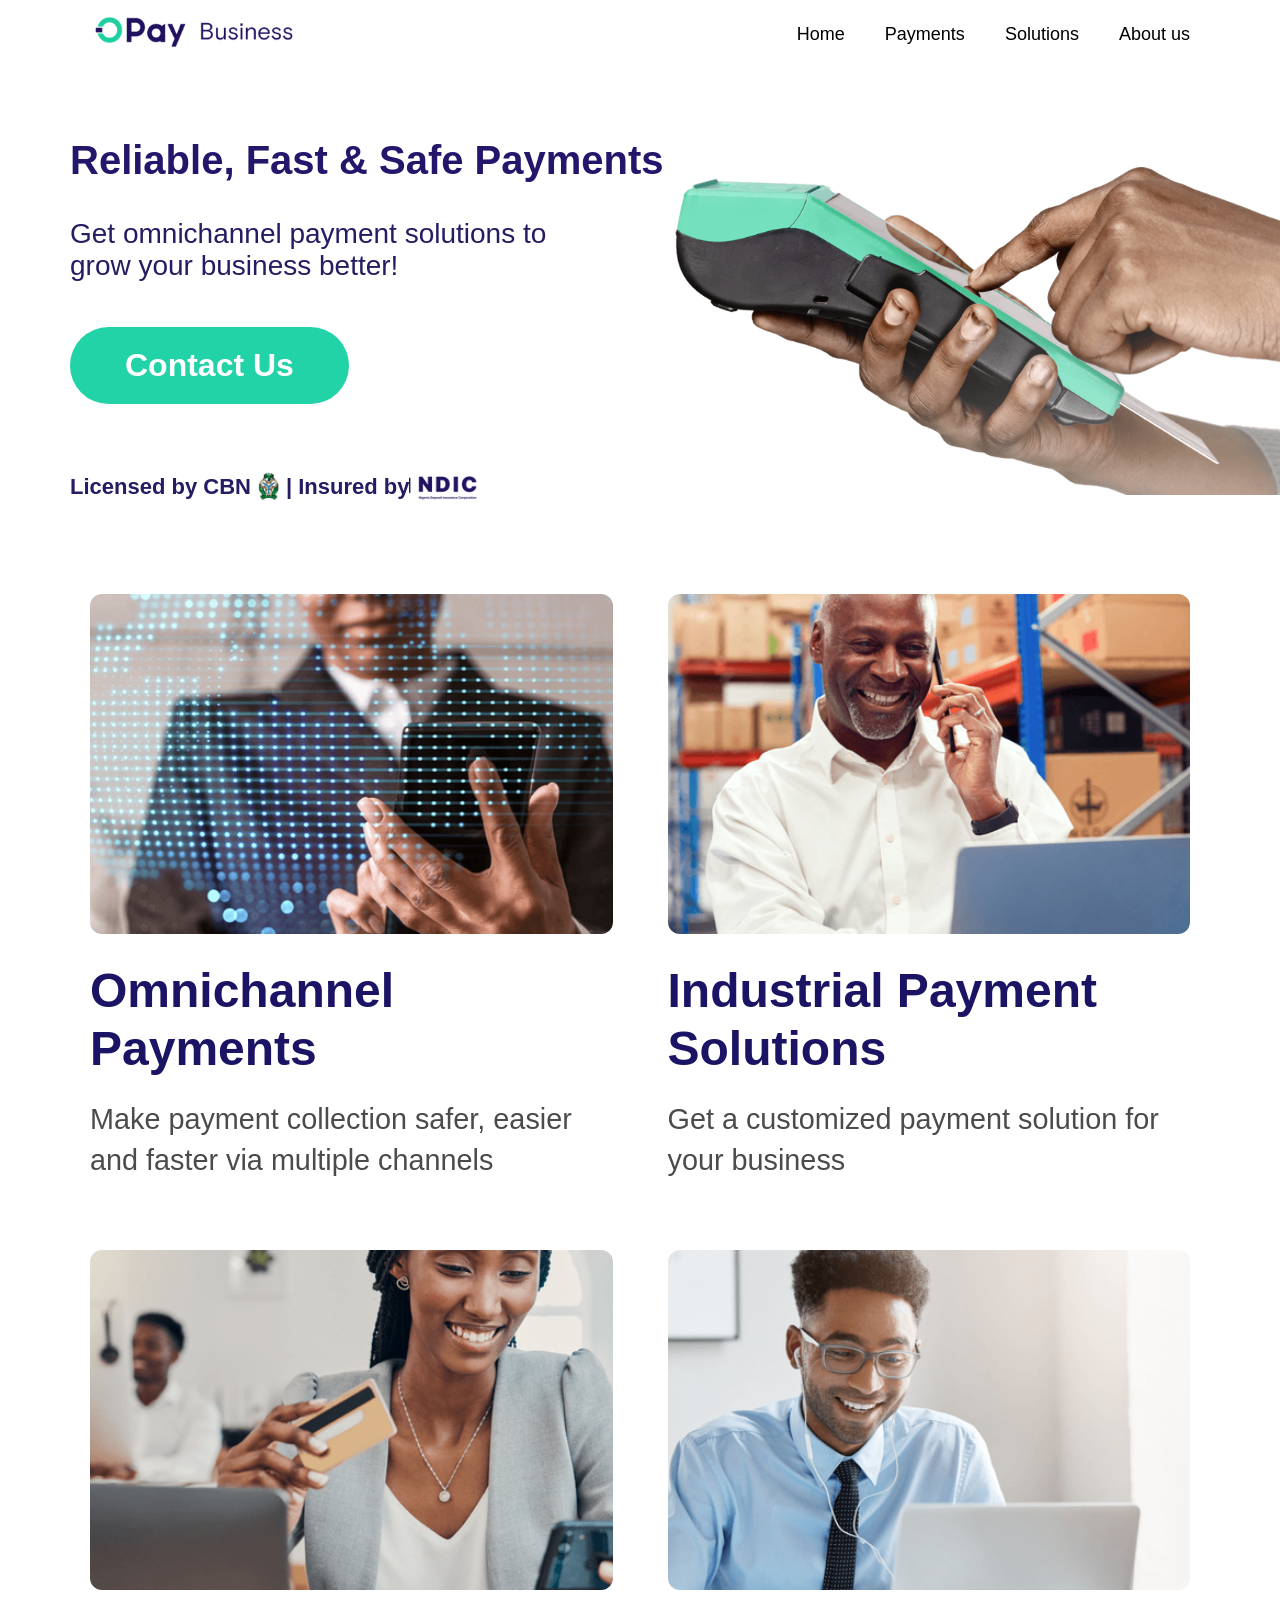
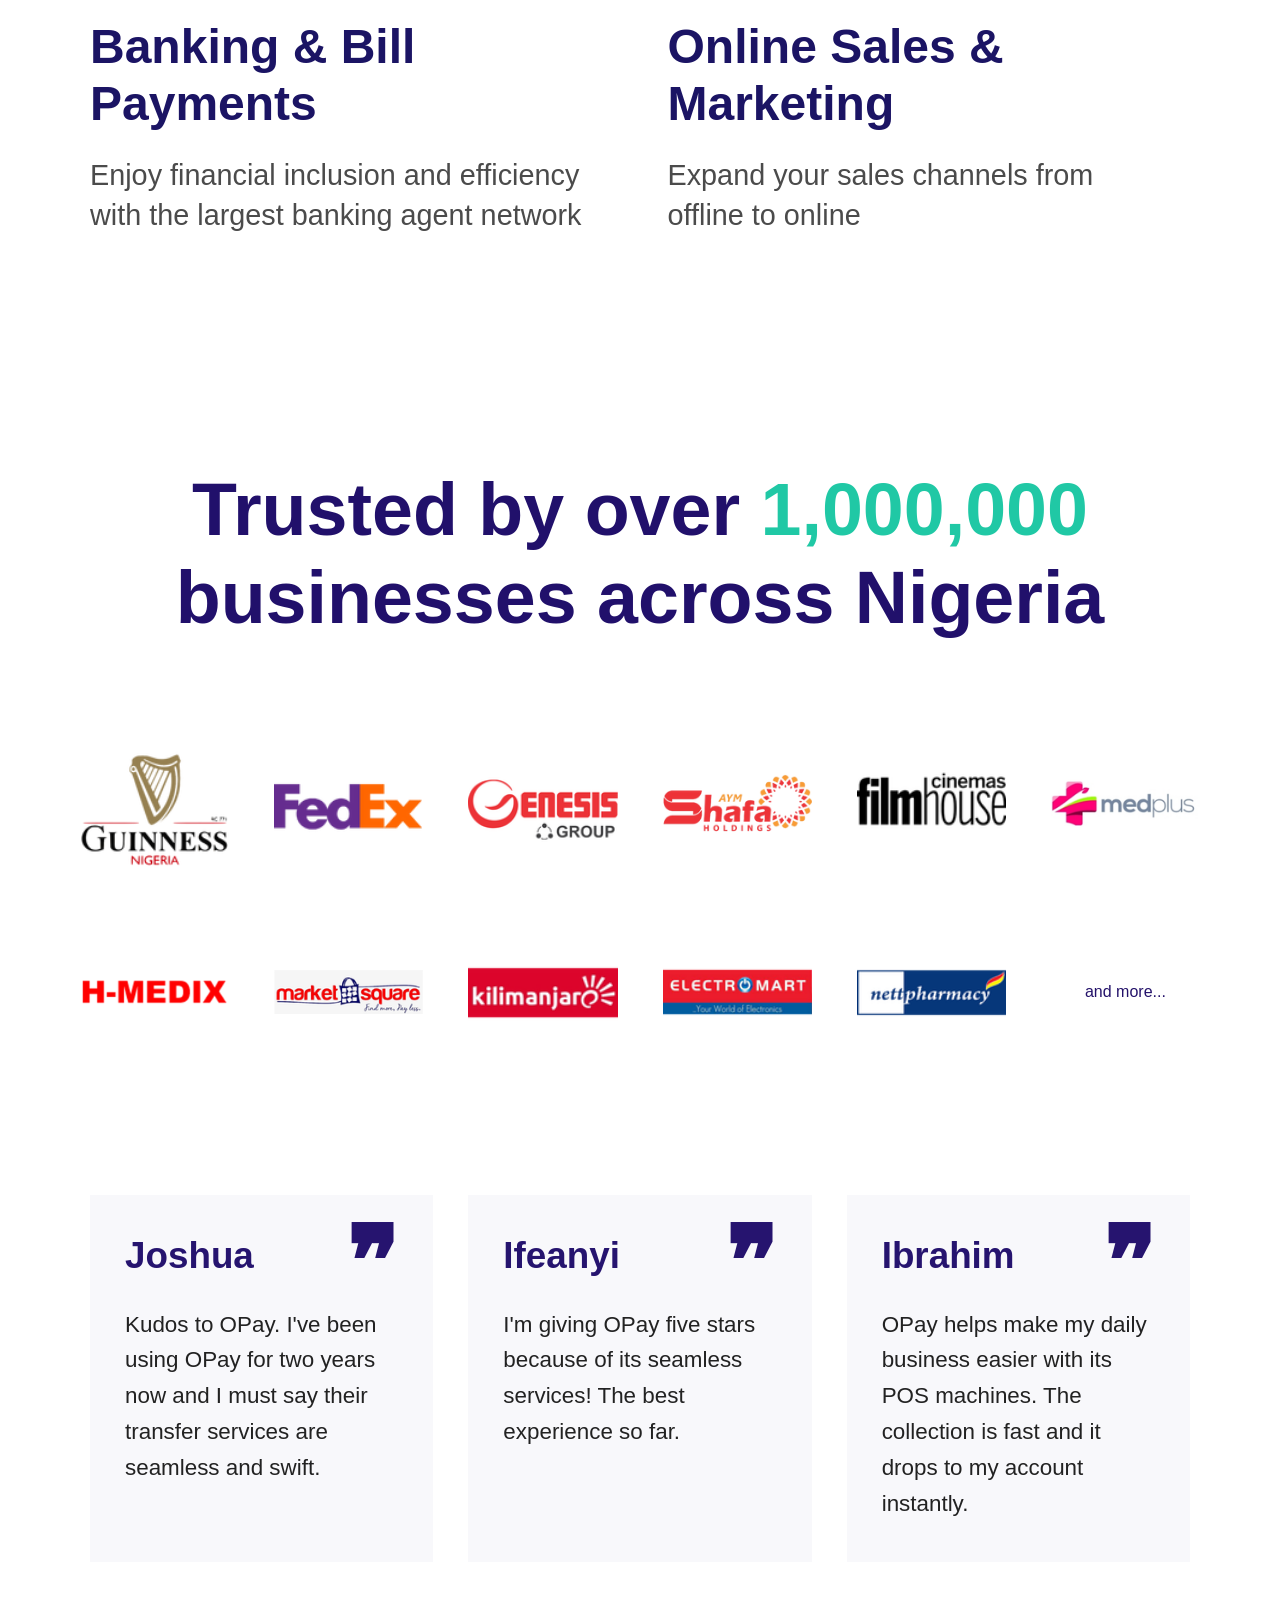
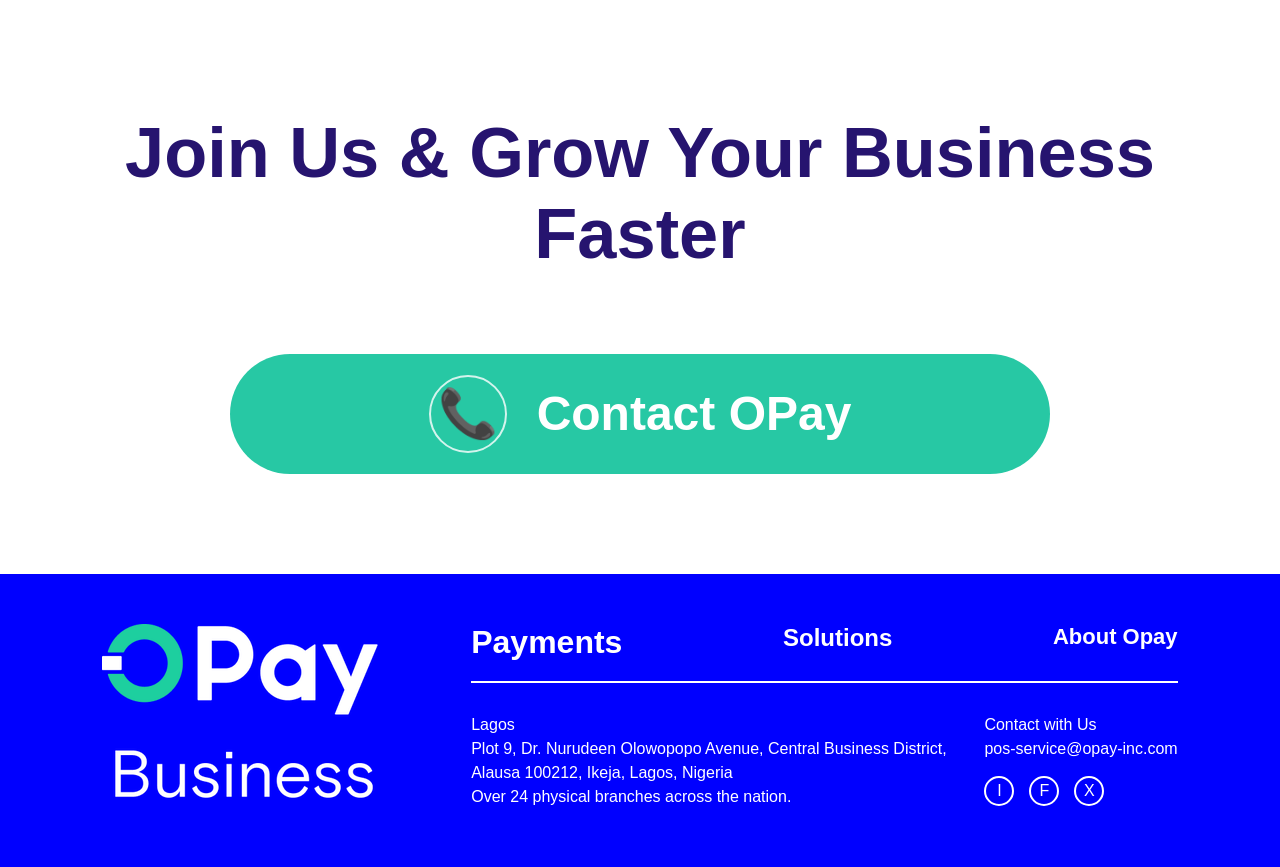
<file: 27th July/index.html>
<!DOCTYPE html>
<html lang="en"> 
<head>
    <meta charset="UTF-8">
    <meta name="viewport" content="width=device-width, initial-scale=1.0">
    <link rel="icon"  sizes="16x16" href="./title logo.png">
    <link rel="stylesheet" href="style.css">
    <title>Home</title>
</head>
<body>
    <header>
        <div class="head">
            <div> 
                <img src="./logo.png" alt="" width="220px">
            </div>
            <nav class="navbar">
                <ul>
                    <li>
                        <a href="index.html" >Home</a>
                    </li>
                    <li>
                        <a href="payment.html">Payments</a>
                    </li>
                    <li>
                        <a href="solutions.html">Solutions</a>
                    </li>
                    <li>
                        <a href="aboutus.html" >About us</a>
                    </li>
                </ul>
            </nav>
            <div class="menu-bar">
                <img src="./quill--hamburger.png" alt="" width="30px" >
            </div>
        </div>
    </header>
<section class="banner">
    <div class="hero">
        <div class="hero-container">
            <h1>Reliable, Fast & Safe Payments</h1>
            <p>Get omnichannel payment solutions to grow your business better!</p>
            <button>Contact Us</button>
            <p>Licensed by CBN <img src="./icon-cbn-9e0900ac.png">  |  Insured by <img src="./icon-ndic-1b3b5877.png"></p>
        </div>
        <div class="banner-image">
            <img src="./banner-588cbfbc.png">
        </div>
    </div>   
</section>   
<section class="second">
    <div class="second_content">
        <div class="pair">
            <div class="image">
                <img src="./omni_payments.png">
                <h3>Omnichannel Payments</h3>
                <p>Make payment collection safer, easier and faster via multiple channels</p>
            </div>
            <div class="image">
                <img src="./industrial_payments.png">
                <h3>Industrial Payment Solutions</h3>
                <p>Get a customized payment solution for your business</p>
            </div>
    </div>
        <div class="pair">
            <div class="image">
                <img src="./banking_bill.png">
                <h3>Banking & Bill Payments</h3>
                <p>Enjoy financial inclusion and efficiency with the largest banking agent network</p>
            </div>
            <div class="image">
                <img src="./online sales.png">
                <h3>Online Sales & Marketing</h3>
                <p>Expand your sales channels from offline to online</p>
            </div>
    </div>
</section>

<section class="trusted">
    <div class="trusted-container">
        <h4>Trusted by over <span>1,000,000</span> businesses across Nigeria</h4>
    </div>

    <div class="logo-grid">
        <div class="logo"><img src="./Guinness-ee3c7cb0.png" alt="" srcset=""></div>
        <div class="logo"><img src="./fedex-94f32dbf.png" alt="" srcset=""></div>
        <div class="logo"><img src="./Genesis-f21ca745.png" alt="" srcset=""></div>
        <div class="logo"><img src="./Shafa-af76a565.png" alt="" srcset=""></div>
        <div class="logo"><img src="./filmhouse-74458b3b.png" alt="" srcset=""></div>
        <div class="logo"><img src="./medplus-86a05a4d.png" alt="" srcset=""></div>
        <div class="logo"><img src="./H-MEDIX-a6f1ad59.png" alt="" srcset=""></div>
        <div class="logo" ><img src="./market-square-9386afa4.png" alt="" srcset=""></div>
        <div class="logo"><img src="./kilimanjar-d48915a9.png" alt="" srcset=""></div>
        <div class="logo"><img src="./ELECTR-MART-3a393eee.png" alt="" srcset=""></div>
        <div class="logo"><img src="./nettpharmacy-da46b4f6.png" alt="" srcset=""></div>
        <div class="logo more">and more...</div>
    </div>
</section>


<section class="testimonial">

    <div class="testimonial-container">

        <div class="card">
            <span class="quote">❞</span>

            <h3>Joshua</h3>

            <p>
                Kudos to OPay. I've been using OPay for two years now and I
                must say their transfer services are seamless and swift.
            </p>
        </div>

        <div class="card">
            <span class="quote">❞</span>

            <h3>Ifeanyi</h3>

            <p>
                I'm giving OPay five stars because of its seamless services!
                The best experience so far.
            </p>
        </div>

        <div class="card">
            <span class="quote">❞</span>

            <h3>Ibrahim</h3>

            <p>
                OPay helps make my daily business easier with its POS machines.
                The collection is fast and it drops to my account instantly.
            </p>
        </div>

    </div>

    <div class="cta">

        <h2>Join Us & Grow Your Business Faster</h2>

        <a href="#" class="contact-btn">
            <span class="phone-icon">📞</span>
            Contact OPay
        </a>

    </div>

</section>



































<footer class="footer">
    <div class="footer-logo">
        <img src="./footer-logo-54a9665b.png" alt="">
    </div>

    <div class="footer-section">
        <div class=" footer-headings">
            <h1>Payments</h1>
            <h2>Solutions</h2>
            <h3>About Opay</h3>
        </div>

        <div class="footer-content">
            <div>
                <p>Lagos</p>
                <p>
                    Plot 9, Dr. Nurudeen Olowopopo Avenue, Central Business District, Alausa 100212, Ikeja, Lagos, Nigeria
                </p>
                <p>Over 24 physical branches across the nation.
</p>  
            </div>

            <div>
                <p>Contact with Us</p>
                <p>pos-service@opay-inc.com</p>

                <div class="socials">
                    <span>I</span>
                    <span>F</span>
                    <span>X</span>
                </div>
            </div>

        </div>
    </div>
</footer>    
</body>
</html>
</file>
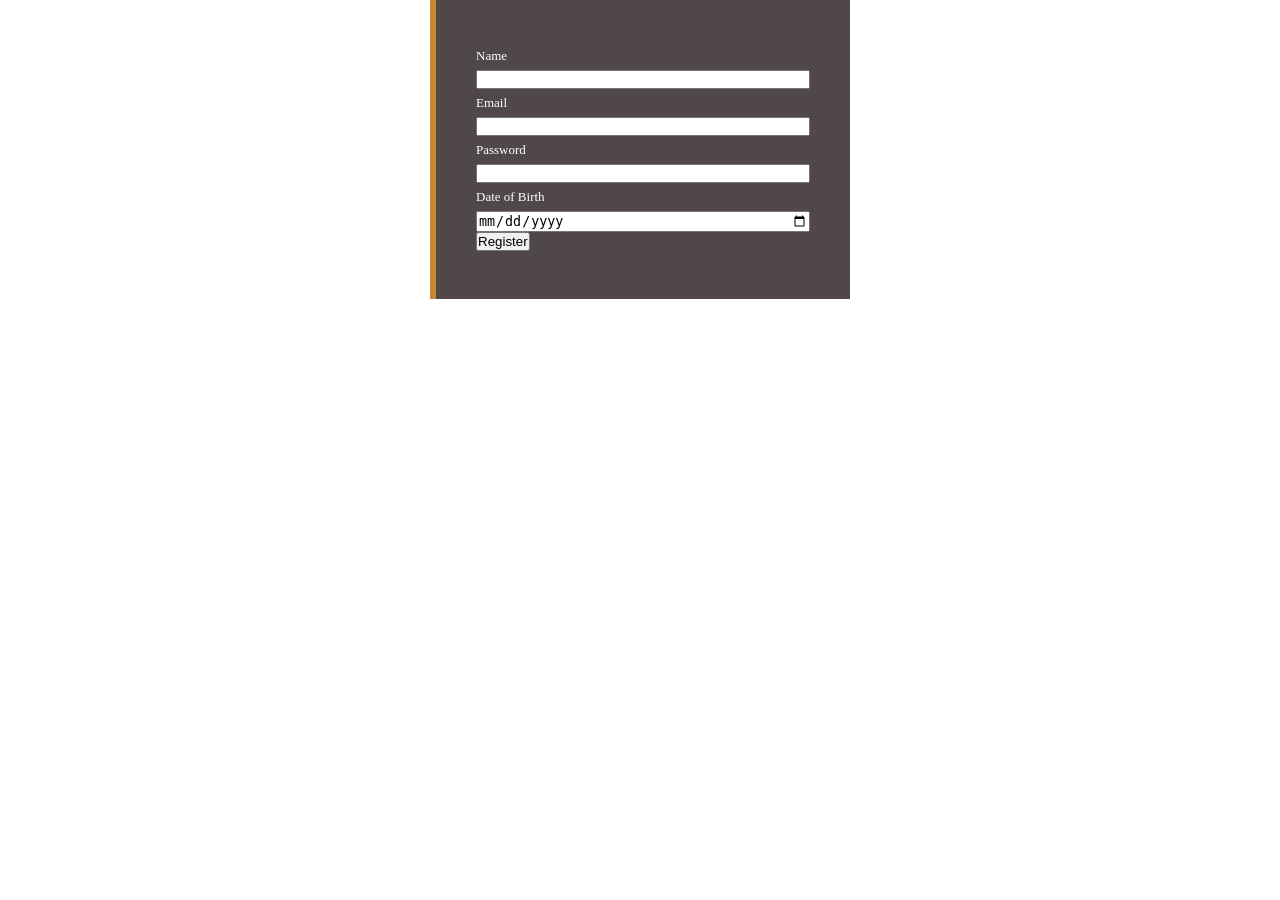
<file: Septmeber/FORM VALIDAATION/INDEX.HTML>
<!DOCTYPE html>
<html lang="en">
<head>
    <meta charset="UTF-8">
    <meta name="viewport" content="width=device-width, initial-scale=1.0">
    <title>Document</title>
    <link rel="stylesheet" href="style.css">
</head>
<body>
    <form class="registerForm">
        <div>
            <label for="name">Name</label>
            <input type="text" name="name" id="name" required>
            <p id="nameError" class="error"></p>
        </div>

        <div>
            <label for="email">Email</label>
            <input type="email" name="email" id="email" required>
            <p id="emailError" class="error"></p>
        </div>

        <div>
            <label for="dob">Password</label>
            <input type="password" name="password" id="password" required>
            <p id="passwordError" class="error"></p>
        </div>

        <div>
            <label for="dob">Date of Birth</label>
            <input type="date" name="dob" id="dob">
        </div>

        <button type="submit">Register</button> 
    </form>

    
    <script src="app.js"></script>
</body>
</html>
</file>
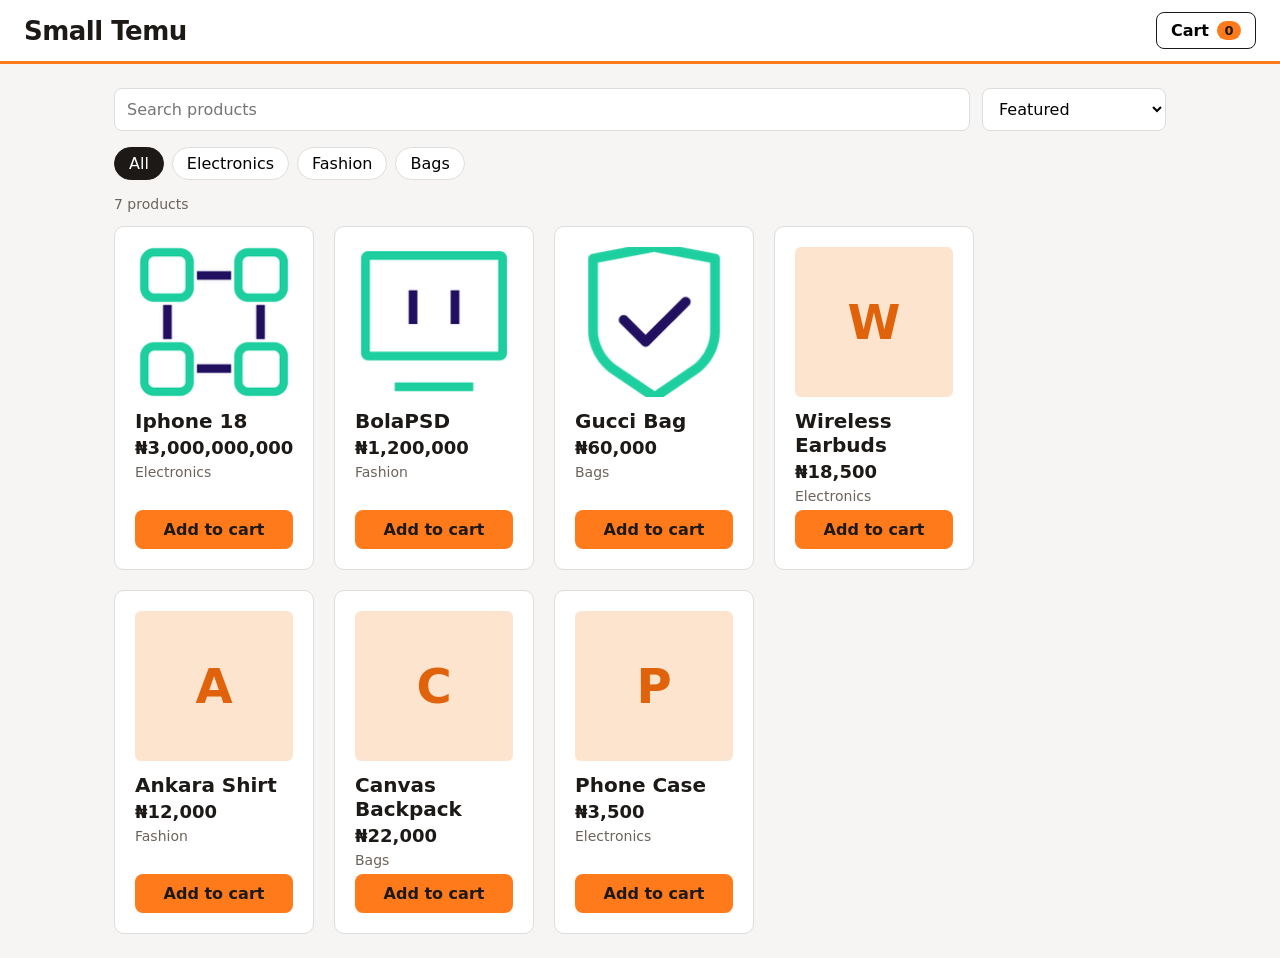
<file: Septmeber/MINI JUMIA/index.html>
<!DOCTYPE html>
<html lang="en">
<head>
    <meta charset="UTF-8">
    <meta name="viewport" content="width=device-width, initial-scale=1.0">
    <title>Small Temu</title>
    <link rel="stylesheet" href="style.css">
</head>
<body>

    <header class="topbar">
        <h1>Small Temu</h1>
        <button id="cart-toggle" class="cart-toggle" aria-expanded="false" aria-controls="cart">
            Cart <span id="cart-count" class="badge">0</span>
        </button>
    </header>

    <main>
        <section class="controls">
            <input type="search" id="search" placeholder="Search products" aria-label="Search products">
            <select id="sort" aria-label="Sort products">
                <option value="default">Featured</option>
                <option value="low">Price: low to high</option>
                <option value="high">Price: high to low</option>
                <option value="name">Name: A to Z</option>
            </select>
        </section>

        <div id="categories" class="categories" role="group" aria-label="Filter by category"></div>

        <p id="result-count" class="muted" aria-live="polite"></p>

        <div id="product">
        </div>
    </main>

    <div id="overlay" class="overlay"></div>

    <aside id="cart" class="cart" aria-label="Shopping cart">
        <div class="cart-head">
            <h2>Your cart</h2>
            <button id="cart-close" class="icon-btn" aria-label="Close cart">&times;</button>
        </div>

        <div id="cart-items" class="cart-items"></div>

        <div class="cart-foot">
            <p class="cart-total"><span>Total</span> <strong id="cart-total">₦0</strong></p>
            <button id="checkout" class="primary">Place order</button>
            <button id="clear-cart" class="link-btn">Clear cart</button>
        </div>
    </aside>

    <script src="app.js"></script>
</body>
</html>
</file>
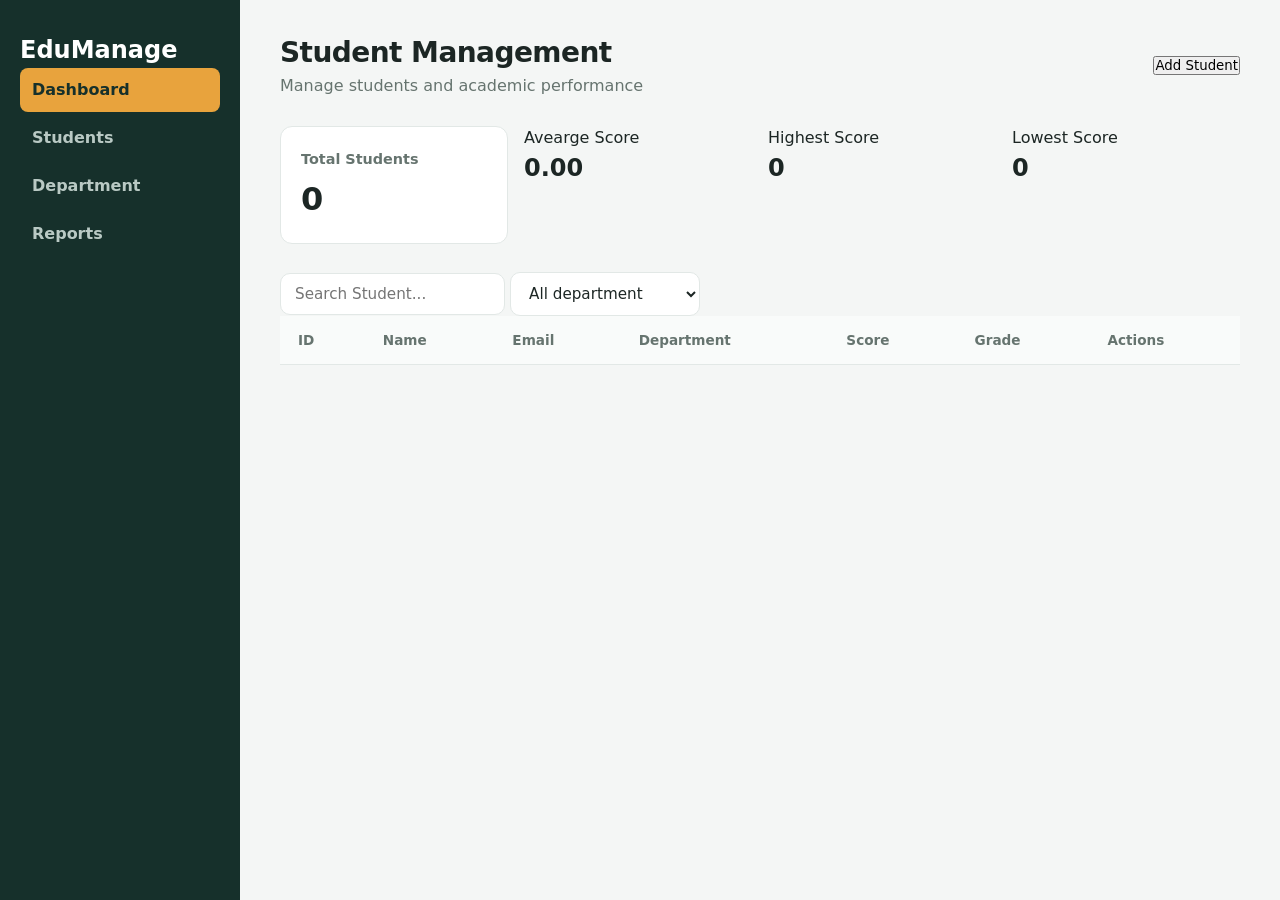
<file: Septmeber/STUDENTmanagementsystem/index.html>
<!DOCTYPE html>
<html lang="en">
<head>
    <meta charset="UTF-8">
    <meta name="viewport" content="width=device-width, initial-scale=1.0">
    <title>Document</title>
    <link rel="stylesheet" href="style.css">
</head>
<body>
    
    <div class="dashboard">
        <aside class="sidebar">
            <h1>EduManage</h1>

            <nav>
                <a href="" class="active">Dashboard</a>
                <a href="">Students</a>
                <a href="">Department</a>
                <a href="">Reports</a>
            </nav>
        </aside>

        <main class="main-content">
            <header class="topbar">
                <div>
                    <h1>Student Management</h1>
                    <p>Manage students and academic performance</p>
                </div>

                <button id="addStudentBtn">
                    Add Student
                </button>
            </header>

            <section class="statistics">
                <div class="stat-card">
                    <span>Total Students</span>
                    <h2 id="totalStudents">0</h2>
                </div>

                <div>
                    <span>Avearge Score</span>
                    <h2 id="averageScore">0</h2>
                </div>

                <div>
                    <span>Highest Score</span>
                    <h2 id="highestScore">0</h2>
                </div>

                <div>
                    <span>Lowest Score</span>
                    <h2 id="lowestScore">0</h2>
                </div>
            </section>

            <section>
                <input type="text" id="searchInput" placeholder="Search Student...">
                <select id="departmentFilter">
                    <option value="all">All department</option>
                    <option value="computer">Computer Science</option>
                    <option value="accoounting">Accounting</option>
                    <option value="engineering">Engineering</option>
                </select>
            </section>

            <section class="student-section">
                <table>
                                <thead>
                <tr>
                    <th>ID</th>
                    <th>Name</th>
                    <th>Email</th>
                    <th>Department</th>
                    <th>Score</th>
                    <th>Grade</th>
                    <th>Actions</th>   <!-- NEW -->
                </tr>
            </thead>

                    <tbody id="studentTableBody">
                        
                       
                    </tbody>
                </table>
            </section>

        </main>
    </div>

    
    <div class="modal" id="studentModal">
        <div class="modal-content">
            <div class="model-header">

                <h2 id="modelTitle">
                    Add Student
                </h2>

                <button id="closeModal">
                    X
                </button>
            </div>
                   <form id="studentForm">
            <input type="text" id="studentName"placeholder="Full Name" required>
            <input type="email" id="studentEmail" placeholder="Email" required>

        <select  id="studentDepartment" required>       
            <option value="" disabled>
                Select Department
            </option>

            <option value="computer">
                Computer Science 
            </option>

            <option value="accounting">
                Accounting
            </option>

            <option value="engineering">
                Engineering
            </option>
        </select>

        <input type="number" id="studentScore" placeholder="Score" min="0" max="100" required>

        <button type="submit">Save Student</button>
    </form>


        </div>
    </div>
    
  

   
    <script src="app.js" defer></script>
</body>
</html>
</file>
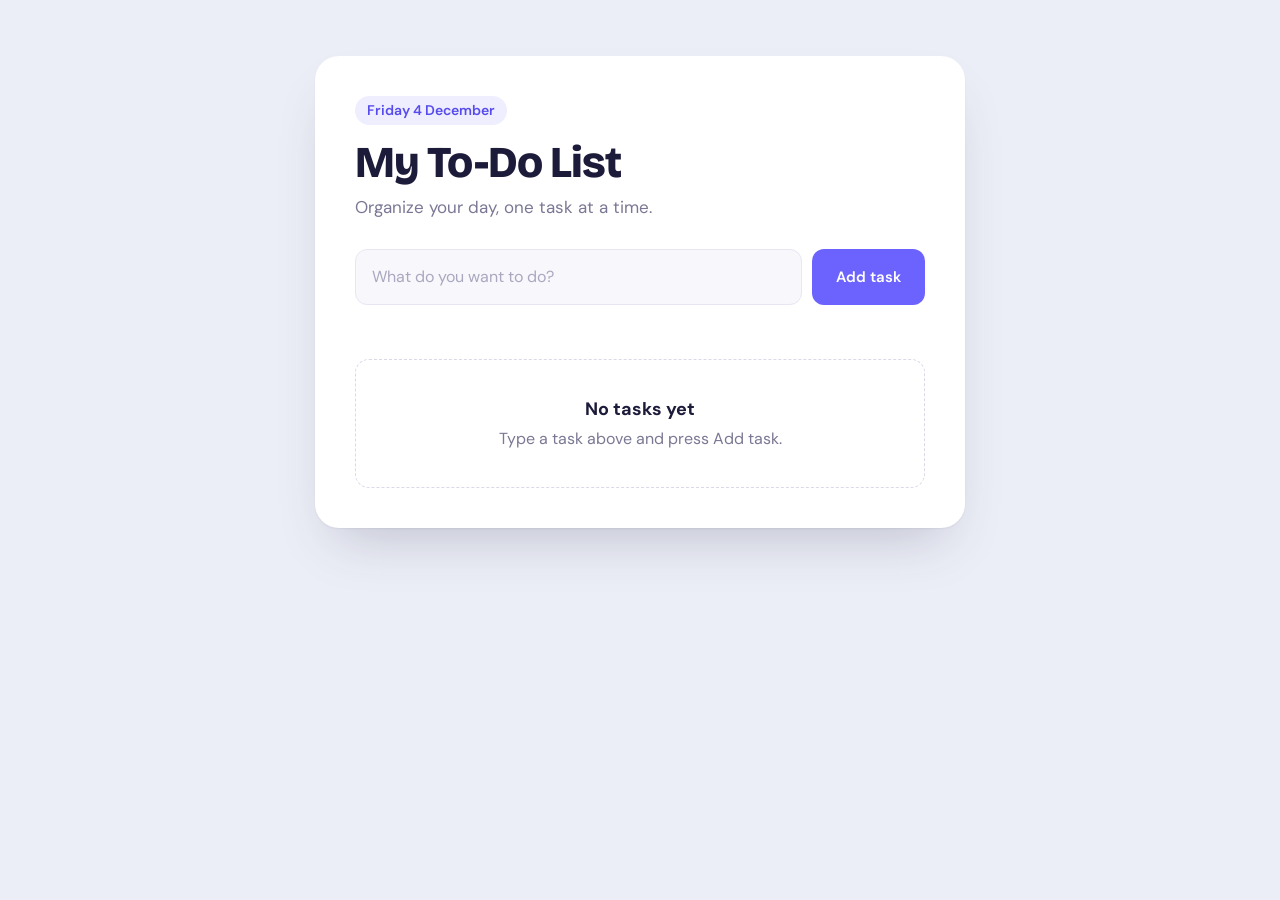
<file: Septmeber/TO-DO LIST(21/09/26)/index.html>
<!DOCTYPE html>
<html lang="en">
<head>
    <meta charset="UTF-8">
    <meta name="viewport" content="width=device-width, initial-scale=1.0">
    <title>My To-Do List</title>

    <link rel="preconnect" href="https://fonts.googleapis.com">
    <link rel="preconnect" href="https://fonts.gstatic.com" crossorigin>
    <link href="https://fonts.googleapis.com/css2?family=Bricolage+Grotesque:opsz,wght@12..96,700;12..96,800&family=DM+Sans:wght@400;500;600&display=swap" rel="stylesheet">
    <link rel="stylesheet" href="style.css">
</head>
<body>
    <main class="todo-container">
        <header class="todo-header">
            <p class="todo-date" id="todayDate"></p>
            <h1>My To-Do List</h1>
            <p class="todo-tagline">Organize your day, one task at a time.</p>
        </header>

        <div class="progress" id="progress">
            <p class="progress-label" id="progressLabel">0 of 0 done</p>
            <div class="progress-track">
                <div class="progress-bar" id="progressBar"></div>
            </div>
        </div>

        <form class="todo-form" id="todoForm">
            <input type="text" id="taskInput" placeholder="What do you want to do?" autocomplete="off" aria-label="New task">
            <button type="submit">Add task</button>
        </form>
        <p class="errorMessage" role="alert"></p>

        <ol class="task-list"></ol>

        <div class="empty-message">
            <h3>No tasks yet</h3>
            <p>Type a task above and press Add task.</p>
        </div>
    </main>

    <script src="app.js"></script>
</body>
</html>
</file>
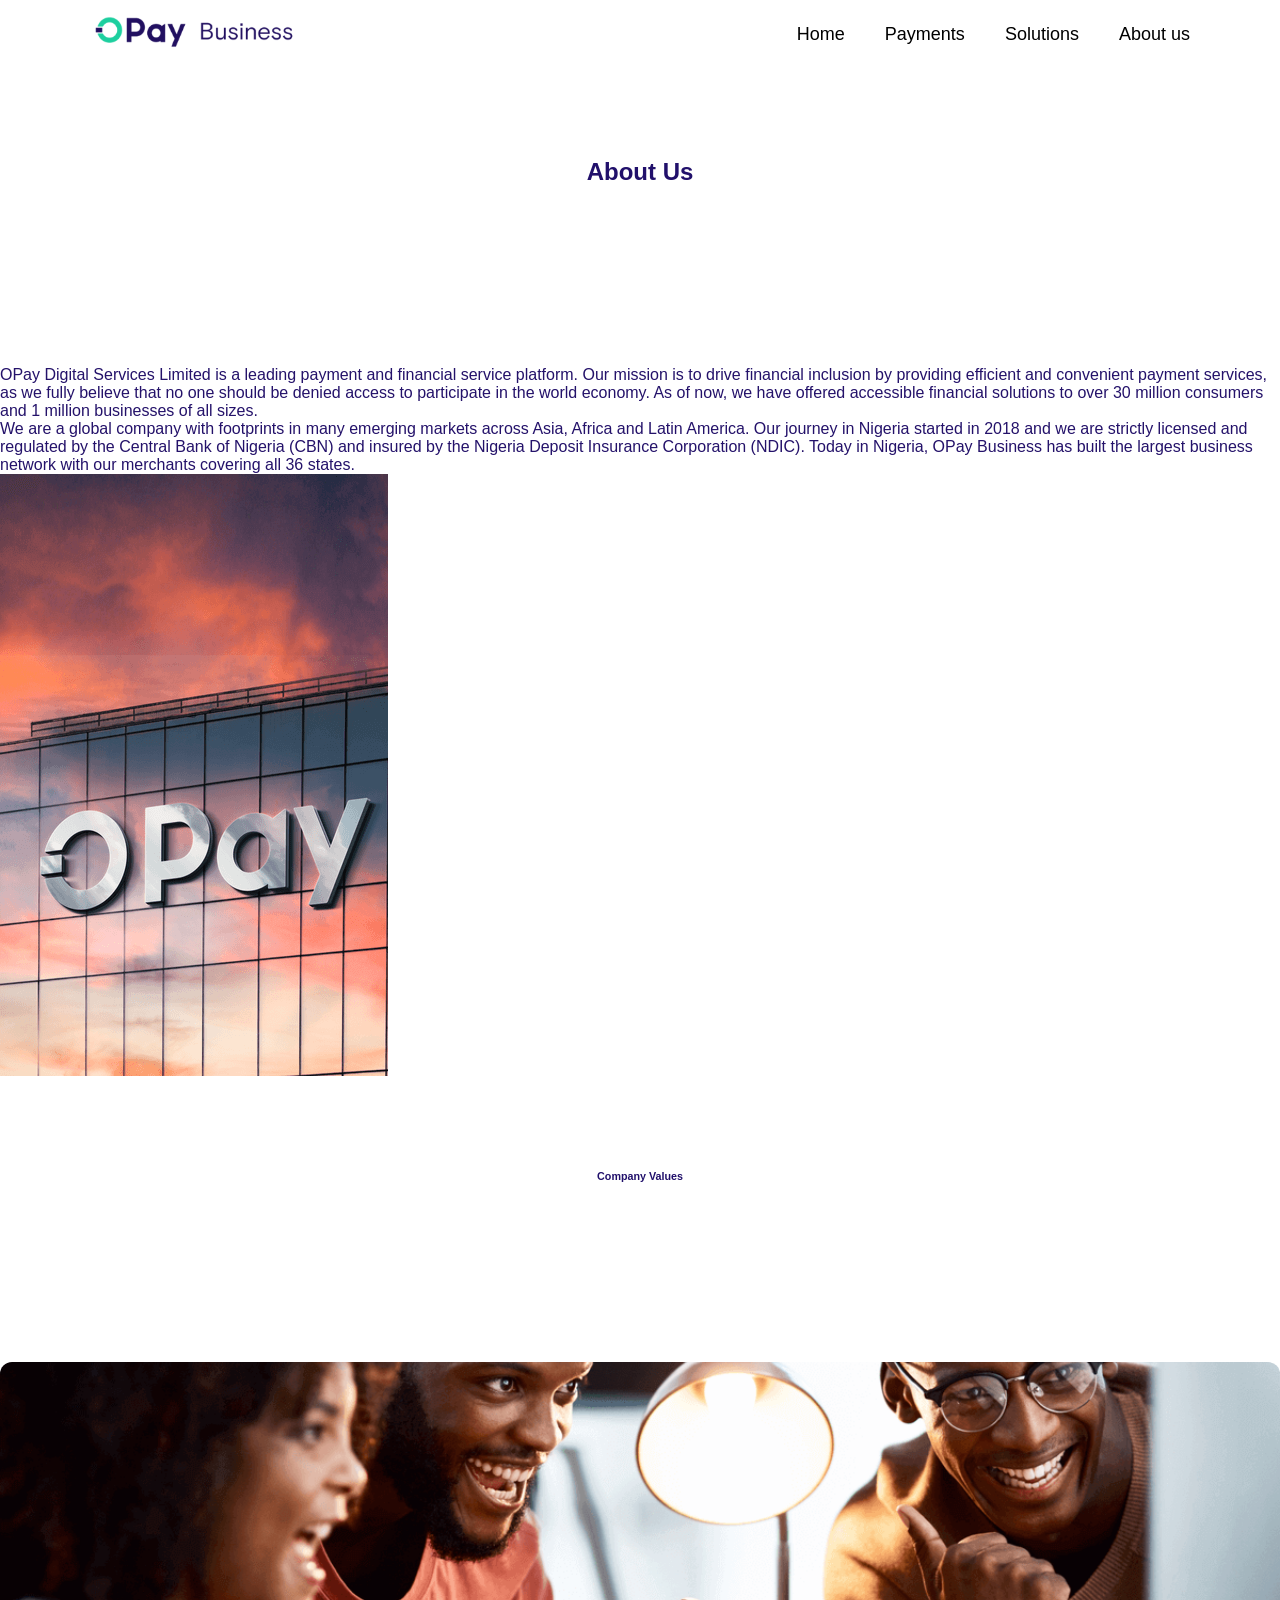
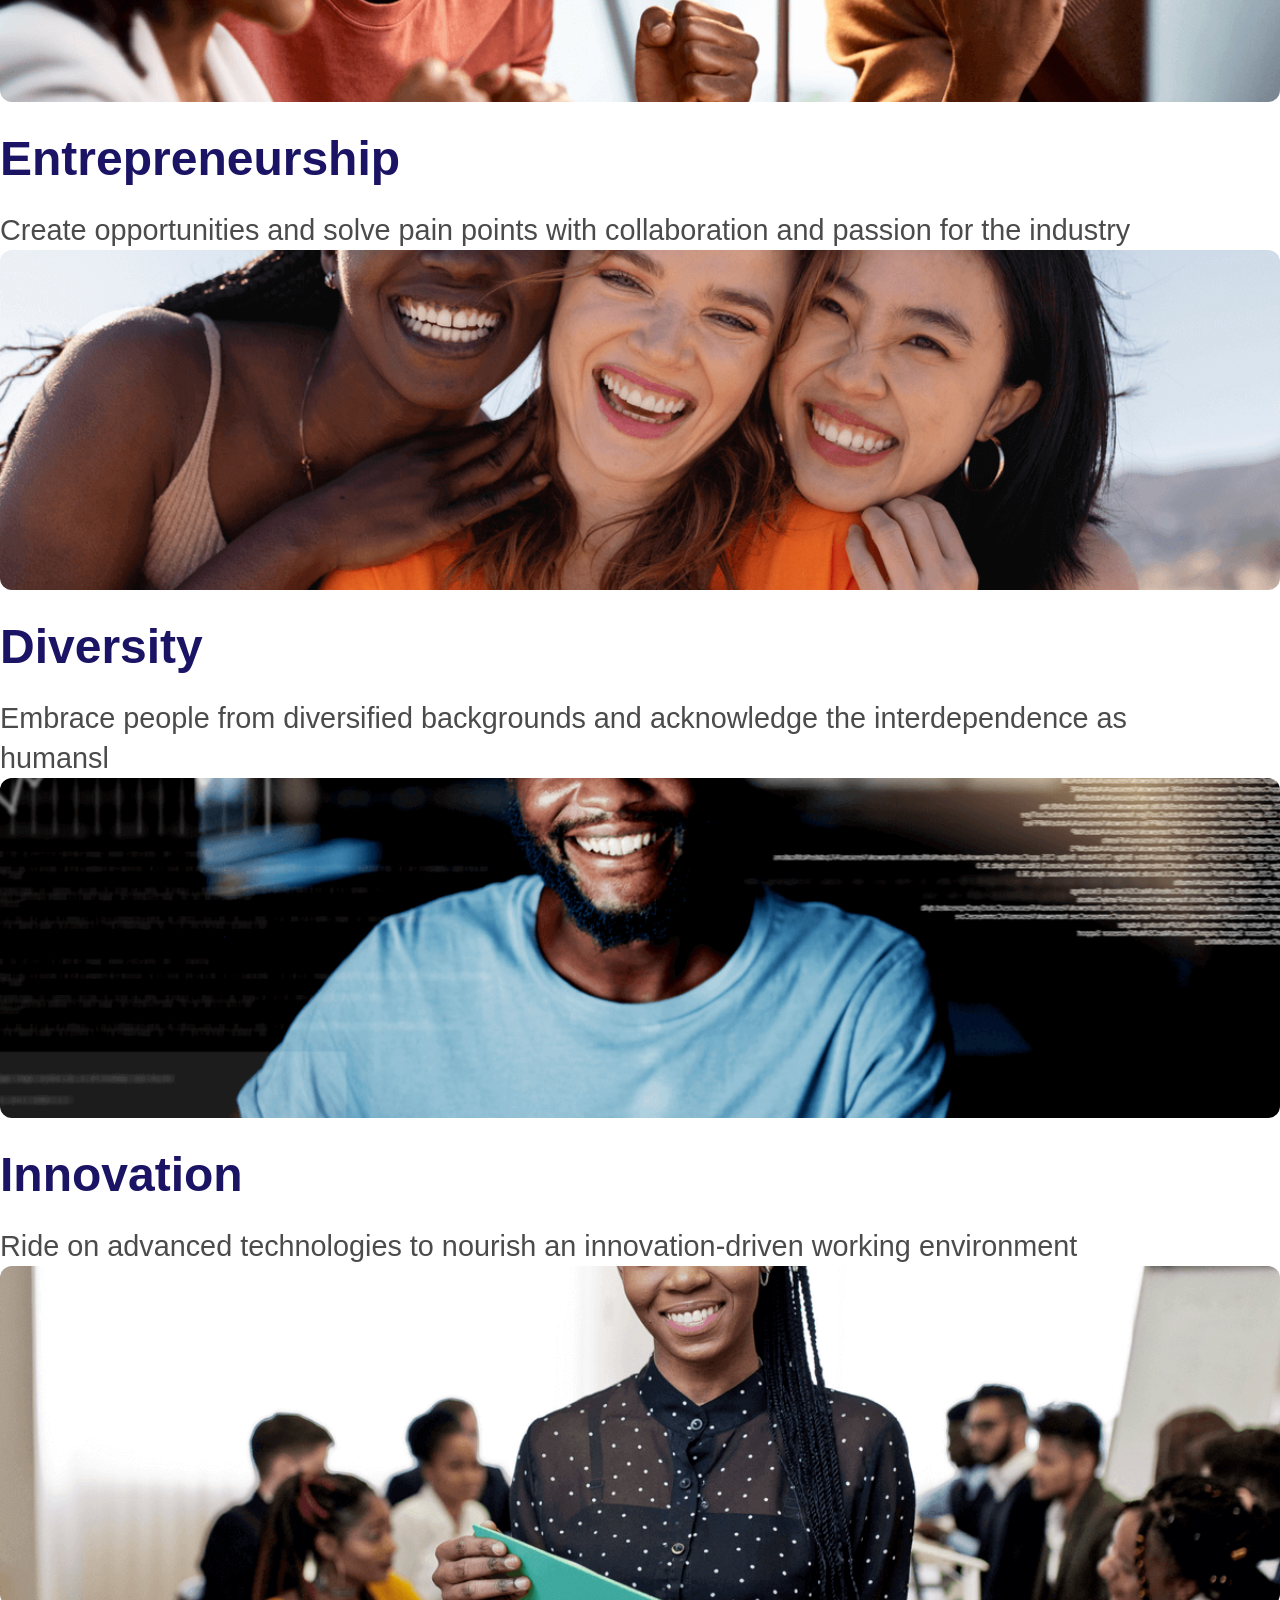
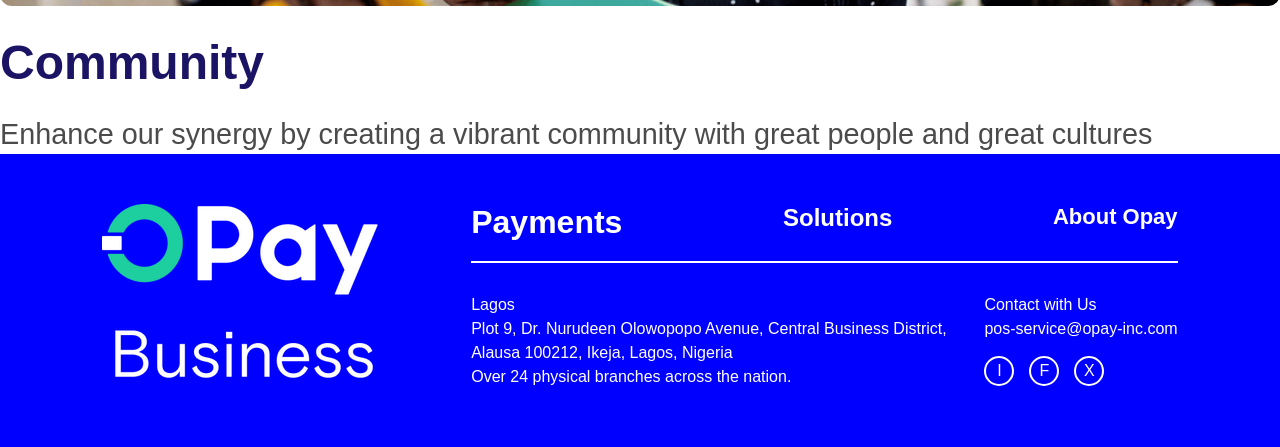
<file: 27th July/aboutus.html>
<!DOCTYPE html>
<html lang="en"> 
<head>
    <meta charset="UTF-8">
    <meta name="viewport" content="width=device-width, initial-scale=1.0">
    <link rel="icon"  sizes="16x16" href="./title logo.png">
    <link rel="stylesheet" href="style.css">
    <title>About Us</title>
</head>
<body>
    <header>
        <div class="head">
            <div> 
                <img src="./logo.png" alt="" width="220px">
            </div>
            <nav class="navbar">
                <ul>
                    <li>
                        <a href="index.html" >Home</a>
                    </li>
                    <li>
                        <a href="payment.html">Payments</a>
                    </li>
                    <li>
                        <a href="solutions.html">Solutions</a>
                    </li>
                    <li>
                        <a href="aboutus.html" >About us</a>
                    </li>
                </ul>
            </nav>
            <div class="menu-bar">
                <img src="./quill--hamburger.png" alt="" width="30px" >
            </div>
        </div>
    </header>
<section class="aboutushead">
    <div>
        <h1>About Us</h1>
    </div>
</section>    
<section>
    <div>
        <p>OPay Digital Services Limited is a leading payment and financial service platform. Our mission is to drive financial inclusion by providing efficient and convenient payment services, as we fully believe that no one should be denied access to participate in the world economy. As of now, we have offered accessible financial solutions to over 30 million consumers and 1 million businesses of all sizes.</p>
        <p>We are a global company with footprints in many emerging markets across Asia, Africa and Latin America. Our journey in Nigeria started in 2018 and we are strictly licensed and regulated by the Central Bank of Nigeria (CBN) and insured by the Nigeria Deposit Insurance Corporation (NDIC). Today in Nigeria, OPay Business has built the largest business network with our merchants covering all 36 states.</p>
        <img src="./opay-about us.png" alt="">
    </div>

    <div class="aboutushead">
        <h6>Company Values</h6>
    </div>

    <div class="image">
        <img src="./Entrepreneurship.png">
        <h3>Entrepreneurship</h3>
        <p>Create opportunities and solve pain points with collaboration and passion for the industry</p>
    </div>
    <div class="image">
        <img src="./Diversity.png">
        <h3>Diversity</h3>
        <p>Embrace people from diversified backgrounds and acknowledge the interdependence as humansl</p>
    </div>
    <div class="image">
        <img src="./Innovation.png">
        <h3>Innovation</h3>
        <p>Ride on advanced technologies to nourish an innovation-driven working environment</p>
    </div>
    <div class="image">
        <img src="./Community.png">
        <h3>Community</h3>
        <p>Enhance our synergy by creating a vibrant community with great people and great cultures</p>
    </div>
</section>    
<footer class="footer">
    <div class="footer-logo">
        <img src="./footer-logo-54a9665b.png" alt="">
    </div>

    <div class="footer-section">
        <div class=" footer-headings">
            <h1>Payments</h1>
            <h2>Solutions</h2>
            <h3>About Opay</h3>
        </div>

        <div class="footer-content">
            <div>
                <p>Lagos</p>
                <p>
                    Plot 9, Dr. Nurudeen Olowopopo Avenue, Central Business District, Alausa 100212, Ikeja, Lagos, Nigeria
                </p>
                <p>Over 24 physical branches across the nation.
</p>  
            </div>

            <div>
                <p>Contact with Us</p>
                <p>pos-service@opay-inc.com</p>

                <div class="socials">
                    <span>I</span>
                    <span>F</span>
                    <span>X</span>
                </div>
            </div>

        </div>
    </div>
</footer>    
</body>
</html>
</file>
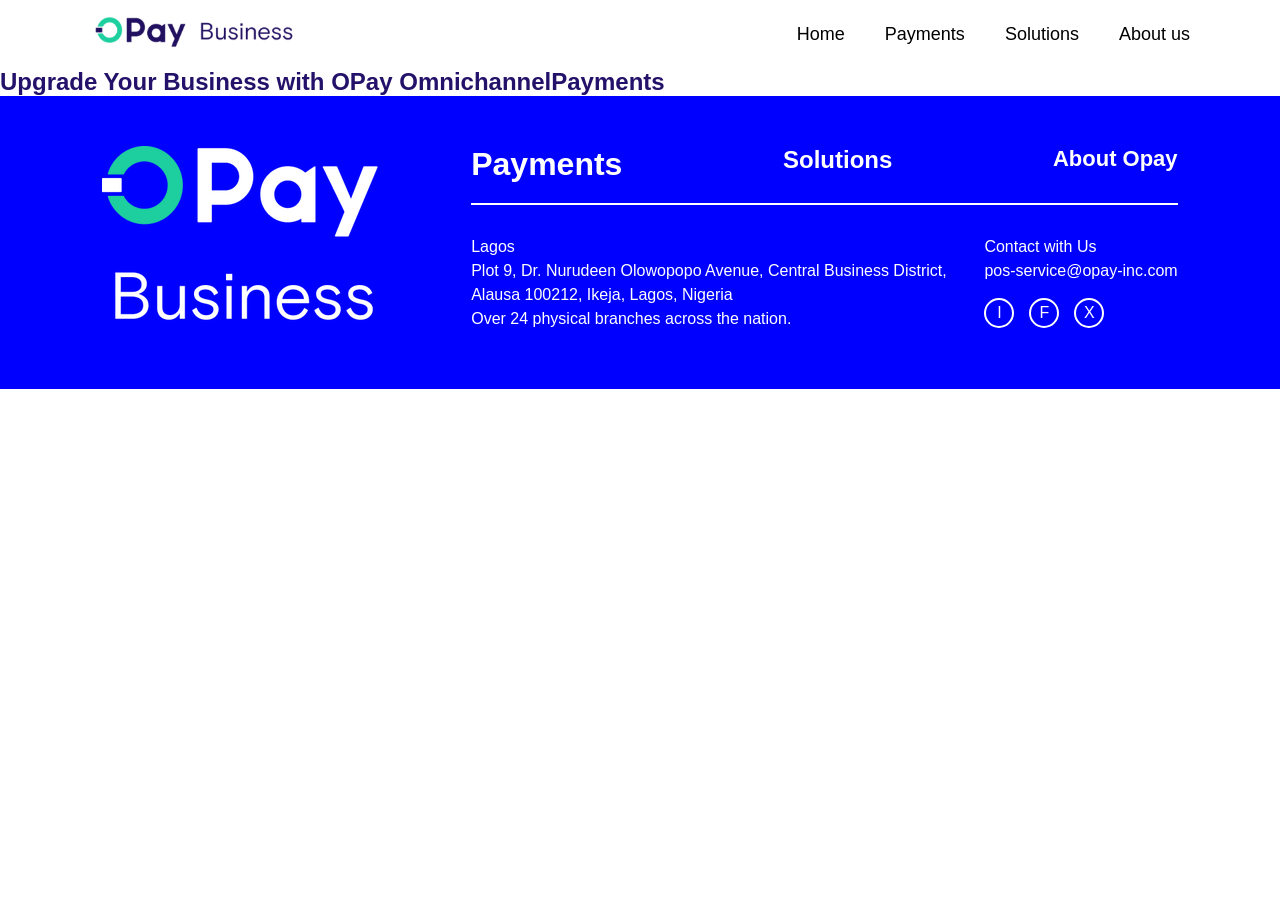
<file: 27th July/payment.html>
<!DOCTYPE html>
<html lang="en"> 
<head>
    <meta charset="UTF-8">
    <meta name="viewport" content="width=device-width, initial-scale=1.0">
    <link rel="icon"  sizes="16x16" href="./title logo.png">
    <link rel="stylesheet" href="style.css">
    <title>Payments</title>
</head>
<body>

    <header>
        <div class="head">
            <div> 
                <img src="./logo.png" alt="" width="220px">
            </div>
            <nav class="navbar">
                <ul>
                    <li>
                        <a href="index.html" >Home</a>
                    </li>
                    <li>
                        <a href="payment.html">Payments</a>
                    </li>
                    <li>
                        <a href="solutions.html">Solutions</a>
                    </li>
                    <li>
                        <a href="aboutus.html" >About us</a>
                    </li>
                </ul>
            </nav>
            <div class="menu-bar">
                <img src="./quill--hamburger.png" alt="" width="30px" >
            </div>
        </div>
    </header>
<section class="payment-head">
    <div>
        <h1>Upgrade Your Business with OPay <span>Omnichannel</span>Payments</h1>
    </div>
</section>
<section class="">

</section>

<footer class="footer">
    <div class="footer-logo">
        <img src="./footer-logo-54a9665b.png" alt="">
    </div>

    <div class="footer-section">
        <div class=" footer-headings">
            <h1>Payments</h1>
            <h2>Solutions</h2>
            <h3>About Opay</h3>
        </div>

        <div class="footer-content">
            <div>
                <p>Lagos</p>
                <p>
                    Plot 9, Dr. Nurudeen Olowopopo Avenue, Central Business District, Alausa 100212, Ikeja, Lagos, Nigeria
                </p>
                <p>Over 24 physical branches across the nation.
</p>  
            </div>

            <div>
                <p>Contact with Us</p>
                <p>pos-service@opay-inc.com</p>

                <div class="socials">
                    <span>I</span>
                    <span>F</span>
                    <span>X</span>
                </div>
            </div>

        </div>
    </div>
</footer>    
</body>
</html>
</file>
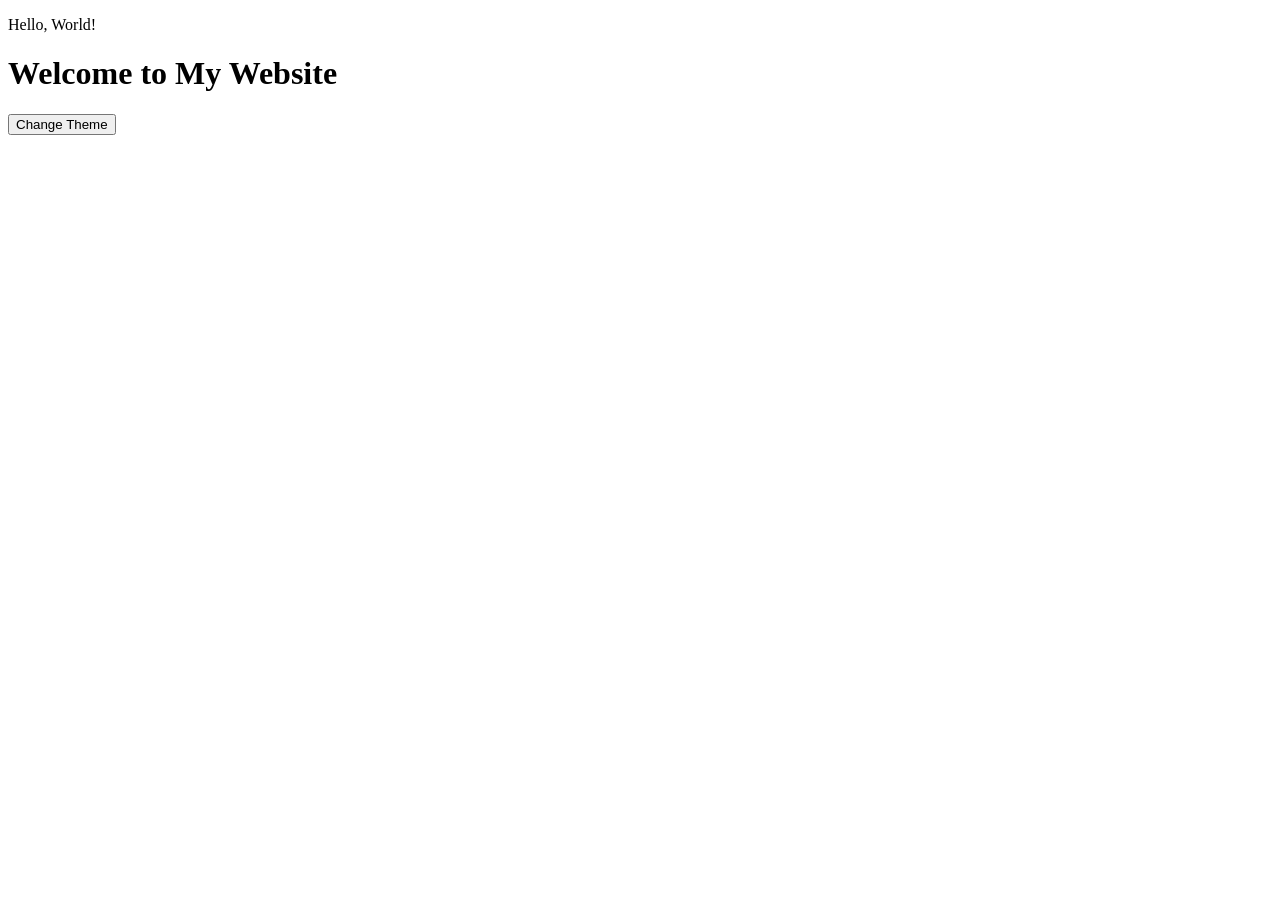
<file: Septmeber/3indeexchange.html>
<!DOCTYPE html>
<html lang="en">
<head>
    <meta charset="UTF-8">
    <meta name="viewport" content="width=device-width, initial-scale=1.0">
    <title>Document</title>
    <link rel="stylesheet" href="3chan.css"> 
</head>
<body>
    
    <p>Hello, World!</p>
    <h1>Welcome to My Website</h1>
    <button class="btn">Change Theme</button>


    <script src="3chan.js"></script>
</body>
</html>
</file>
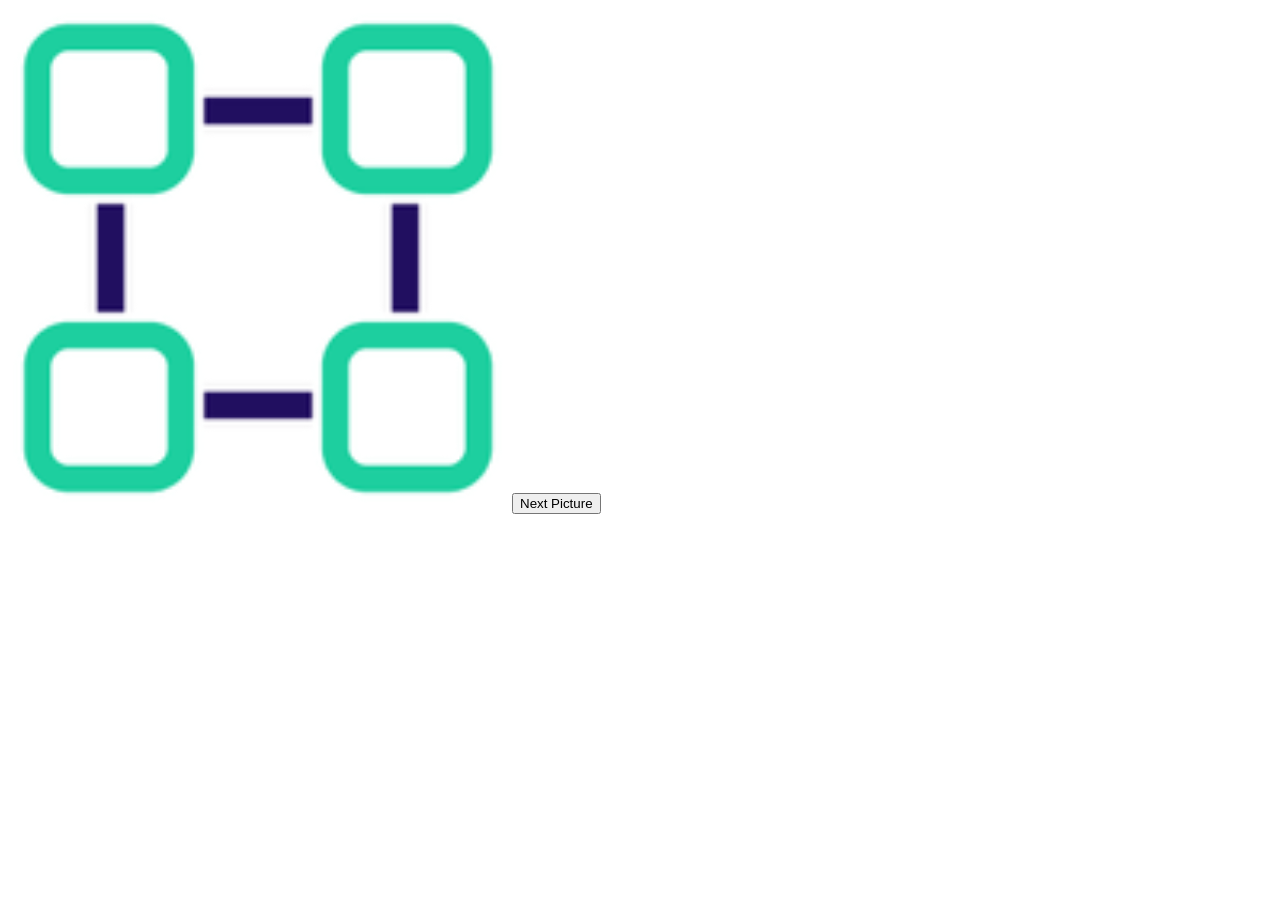
<file: Septmeber/assignment.html>
<!DOCTYPE html>
<html lang="en">
<head>
    <meta charset="UTF-8">
    <meta name="viewport" content="width=device-width, initial-scale=1.0">
    <title>Image Slideshow</title>
</head>
<body>

    <img id="picture" src="./images/item-1.png" width="500">
    <button id="nextBtn">Next Picture</button>
    <script src="2.5ASS.js"></script>
</body>
</html>
</file>
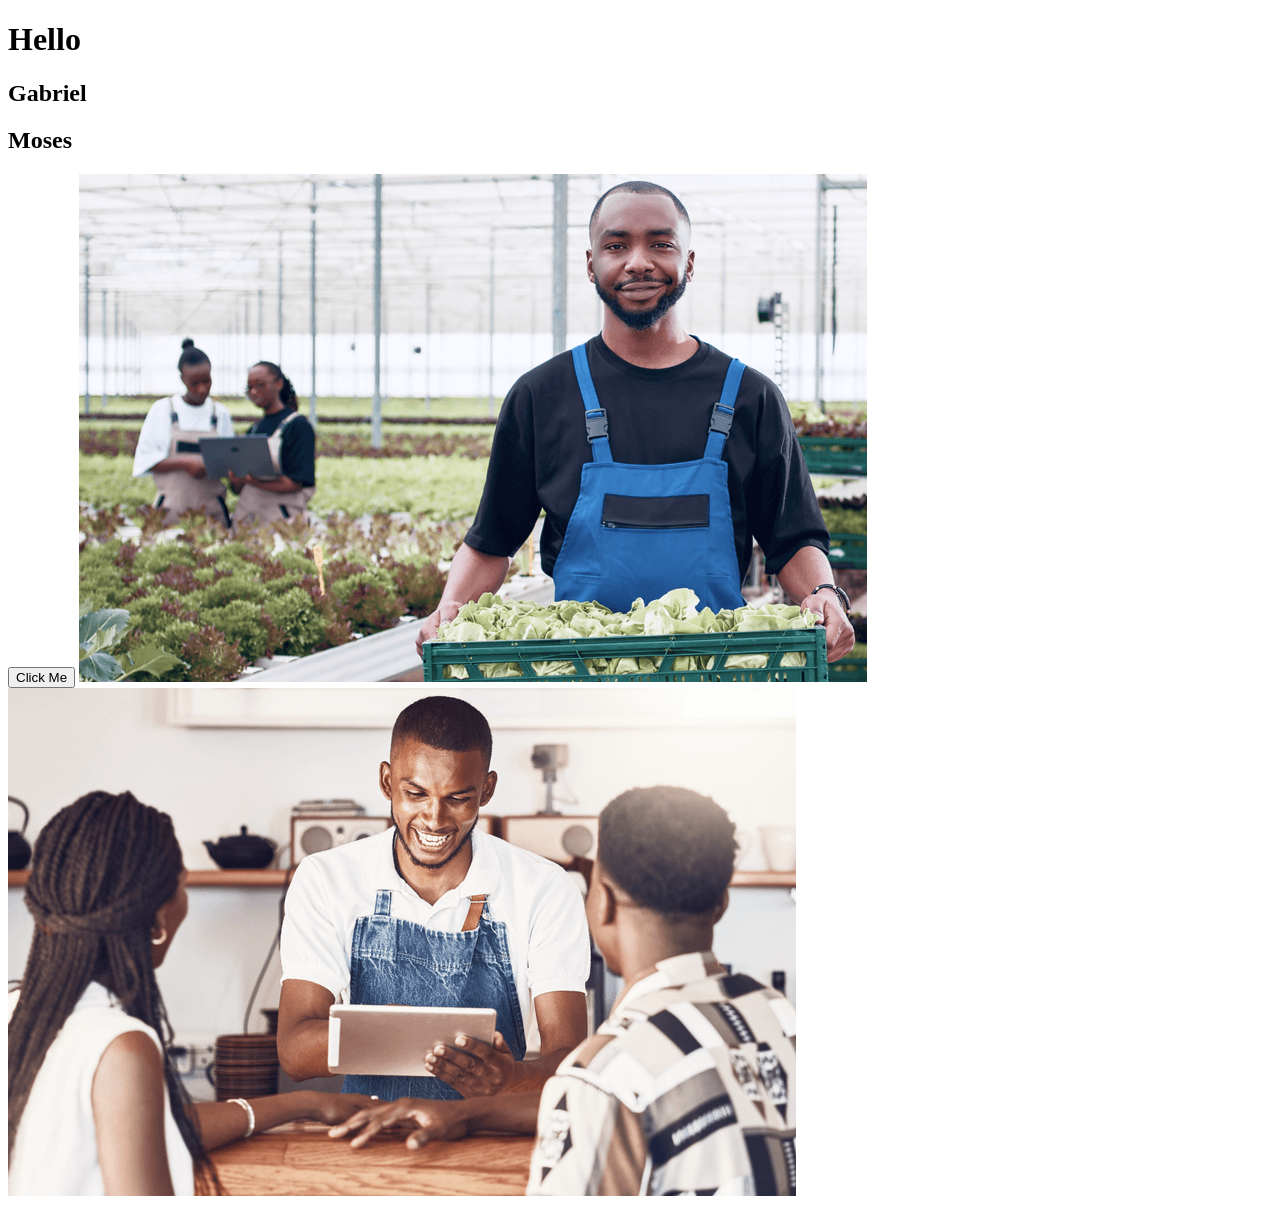
<file: Septmeber/indexx.html>
<!DOCTYPE html>
<html lang="en">
<head>
    <meta charset="UTF-8">
    <meta name="viewport" content="width=device-width, initial-scale=1.0">
    <title>Document</title>
</head>
<body>
    <h1>Hello</h1>
    <h2 id = "gab">Gabriel</h2>
    <h2 class = "moses">Moses</h2>
    <button>Click Me</button>
    <!-- <script src="1DOM.js"></script>document object module -->
    <script src="2DOM.js"></script>
    <img src="./solutions5.png" alt="">
    <img src="./solutions6.png" alt="">
</body>
</html>
</file>
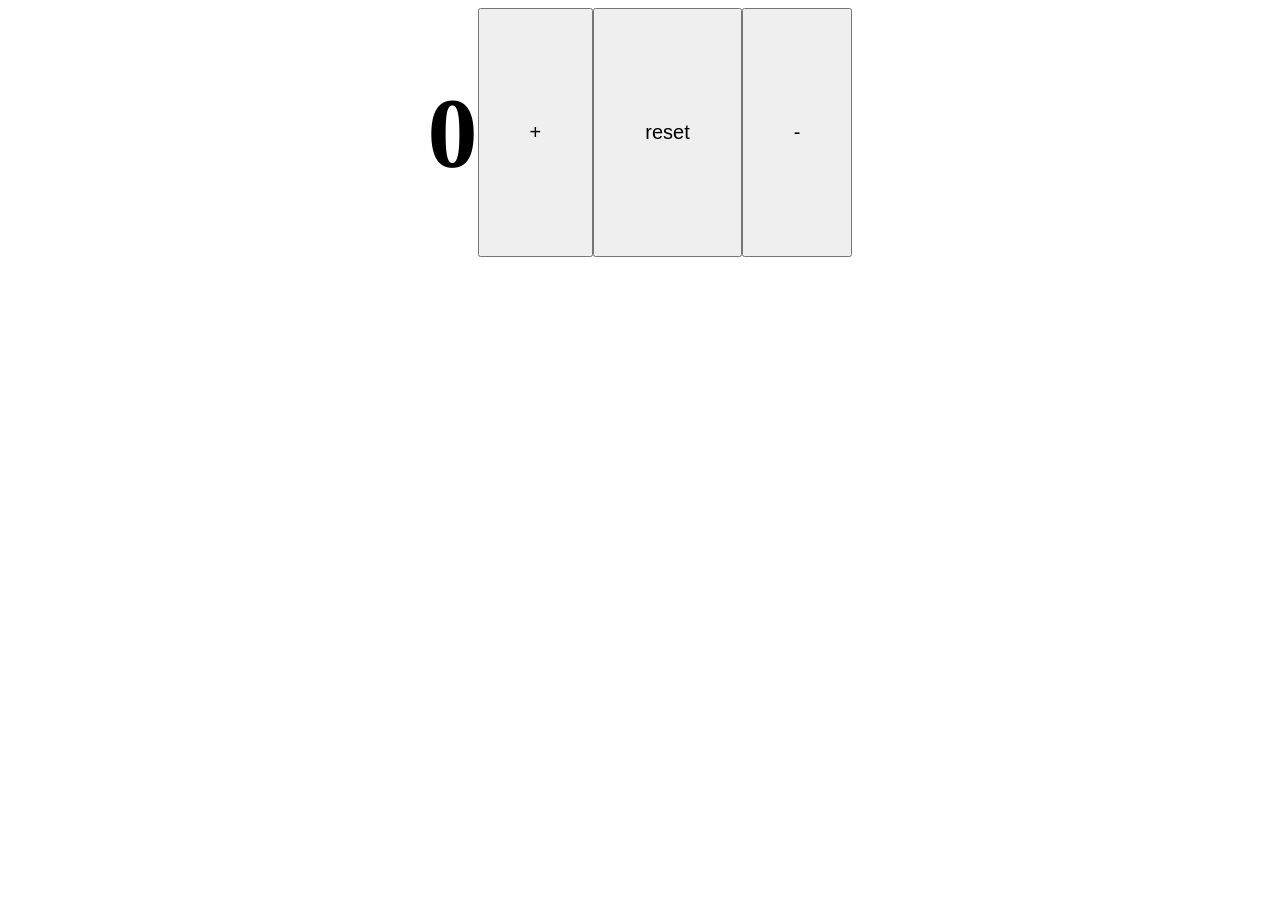
<file: Septmeber/BEGININNG/4index.html>
<!DOCTYPE html>
<html lang="en">
<head>
    <meta charset="UTF-8">
    <meta name="viewport" content="width=device-width, initial-scale=1.0">
    <title>Document</title>
</head>
<body>
    <div style="display: flex; justify-content: center;">
        <h1 style="font-size: 100px; text-align: center;">0</h1>
        <button class="add" style="padding: 50px; font-size: 20px;">+</button>
        <button class="reset" style="padding: 50px; font-size: 20px;">reset</button>
        <button class="sub" style="padding: 50px; font-size: 20px;">-</button>
    </div>

    <script src="4ass.js"></script>
</body>
</html>
</file>
<file: 27th July/style.css>
*{
    margin: 0;
    padding: 0;
    box-sizing: border-box; 
}

body {
    font-family: "Manrope", Arial, sans-serif;
    background: #ffffff;
    color: #24126a;
}


.navbar ul{
display: flex;
gap: 40px;
list-style: none;
}

.head{
    display:flex;
    justify-content: space-between;
    max-width: 1100px;
    margin: 0px auto;
    align-items: center;
    padding: 10px 0;
}

.menu-bar{
    display: none;
    color: aliceblue;
}

.navbar ul li{
    font-size: 18px;
    color: aliceblue;
}


.navbar ul li a{
    color: black;
    text-decoration: none;
    font-family: Arial, Helvetica, sans-serif;
    
    
}

@media (max-width: 850px){
    .navbar ul{
        display: none;
    }
    .menu-bar{
        display: block;
    }
}

.banner{
    display: flex;
    margin-top: 70px;
    margin-left: 70px;
}

.banner-image img{
    width:100%;
    max-width:850px;
}

.banner-image{
    width:50%;
    display:flex;
    justify-content:flex-end;
}

.hero{
    display: flex;
    align-items: center;
    justify-content: space-between;
    margin: auto;
}

.hero-container{
    width: 50%;
}

.hero-container h1{
    font-size:40px;
    font-family: Arial, Helvetica, sans-serif;
    color:#25156b;
    font-weight:800;
    margin-bottom:35px;
}

.hero-container p{
    font-size:28px;
    font-family: 'Segoe UI', Tahoma, Geneva, Verdana, sans-serif;
    color:#241d63;
    max-width:500px;
    font-weight: normal;
}


.hero-container button{
    margin:45px 0;
    padding:20px 55px;
    border:none;
    border-radius:50px;
    background:#22d3a8;
    color:white;
    font-size:32px;
    font-weight:bold;
    cursor:pointer;
    transition:.3s;
}

.hero-container button:hover{
    background:#16b88f;
    transform:translateY(-3px);
}

.hero-container p:last-child{
    display:flex;
    align-items:center;
    font-size:22px;
    font-weight:bold;
    margin-top:20px;
    font-family: Arial, Helvetica, sans-serif;
    padding-bottom: 20px;
}

.hero-container p:last-child img{
    height:35px;
    width:auto;
}

.second {
    width: 100%;
    padding: 70px 90px;
    background: #fff;
    box-sizing: border-box;
}

.second_content{
    width: 100%;
}

.pair {
    display: grid;
    grid-template-columns: repeat(2, 1fr);
    gap: 55px;
    margin-bottom: 70px;
}

.image{
    width: 100%;
}

.image img {
    width: 100%;
    height: 340px;
    object-fit: cover;
    border-radius: 12px;
    display: block;
}


.image h3 {
    margin-top: 28px;
    font-size: 3rem;
    font-weight: 800;
    color: #1b1464;
    line-height: 1.2;
}

.image p {
    margin-top: 22px;
    font-size: 1.8rem;
    color: #4b4b4b;
    line-height: 1.4;
    max-width: 95%;
}

.trusted{
    width:100%;
    background:#fff;
    padding:90px 80px;
}

.trusted-container{
    max-width:1400px;
    margin:auto;
}

.trusted h4{
    text-align:center;
    font-size:4.6rem;
    font-weight:800;
    line-height:1.2;
    color:#21106b;
    margin-bottom:90px;
}

.trusted h4 span{
    color:#20c8a5;
}

.logo-grid{
    display:grid;
    grid-template-columns:repeat(6,1fr);
    gap:70px 45px;
    align-items:center;
    justify-items:center;
}

.logo{
    width:100%;
    display:flex;
    justify-content:center;
    align-items:center;
}

.logo img{
    max-width:180px;
    width:100%;
    height:auto;
    object-fit:contain;
    transition:.3s;
}

.logo img:hover{
    transform:scale(1.05);
}

.more p{
    font-size:2.4rem;
    color:#21106b;
    font-weight:500;
}



.testimonial{
    width:100%;
    padding:80px 90px 100px;
    background:#fff;
}


.testimonial-container{
    display:grid;
    grid-template-columns:repeat(3,1fr);
    gap:35px;
    margin-bottom:150px;
}

.card{
    background:#f8f8fb;
    padding:40px 35px;
    position:relative;
    min-height:280px;
}

.quote{
    position:absolute;
    top:20px;
    right:35px;
    font-size:6rem;
    color:#26146f;
    font-weight:bold;
    line-height:1;
}

.card h3{
    color:#26146f;
    font-size:2.3rem;
    margin-bottom:30px;
    font-weight:700;
}

.card p{
    font-size:1.4rem;
    line-height:1.6;
    color:#222;
}



.cta{
    text-align:center;
}

.cta h2{
    font-size:4.4rem;
    color:#26146f;
    font-weight:800;
    margin-bottom:80px;
}


.contact-btn{
    width:820px;
    max-width:100%;
    height:120px;
    margin:auto;

    display:flex;
    align-items:center;
    justify-content:center;
    gap:30px;

    background:#27c8a4;
    color:#fff;
    text-decoration:none;

    border-radius:70px;

    font-size:3rem;
    font-weight:700;

    transition:.3s;
}

.contact-btn:hover{
    background:#20b392;
}

.phone-icon{
    width:78px;
    height:78px;

    border:2px solid rgba(255,255,255,.8);
    border-radius:50%;

    display:flex;
    align-items:center;
    justify-content:center;

    font-size:3rem;
}

.pairs {
    display: grid;
    grid-template-columns: repeat(2, 1fr);
    gap: 55px;
    margin-bottom: 70px;
}

.banner-items {
    width: 100%;
    padding: 70px 90px;
    background: #fff;
    box-sizing: border-box;
}

.banner-contents {
    width: 100%;
}

.aboutushead{
    width:100%;
    background:#fff;
    padding:90px 80px;
    max-width:1400px;
    margin:auto;
    text-align:center;
    color:#21106b;
    margin-bottom:90px;
}






































.footer{
    background-color: blue;
    color: white;
    padding: 50px 8%;
    gap: 100px;
    display:flex;
}

.footer-logo{
    width: 25%;
}

.footer-logo h1{
    font-size: 45px;
    margin: 0;
}

.footer-logo h2{
    font-size: 30px;
    margin-top: 10px;
}

.footer-section{
    flex: 1;
}

.footer-headings{
    display: flex;
    justify-content: space-between;
    border-bottom: 2px solid white;
    padding-bottom: 20px;
}

.footer-headings h3{
    font-size: 22px;
    margin: 0;
}

.footer-content{
    display: flex;
    justify-content: space-between;
    padding-top: 30px;
}

.footer-content div{
    max-width: 500px;
}

.footer-content p{
    font-size: 16px;
    line-height: 1.5;
}

.socials {
    display: flex;
    gap: 15px;
    margin-top: 15px;
}

.socials span {
    border: 2px solid white;
    border-radius: 50%;
    width: 30px;
    height: 30px;
    display: flex;
    justify-content: center;
    align-items: center;
}
</file>
<file: Septmeber/FORM VALIDAATION/style.css>
*{
    margin:0;
    padding:0;
    box-sizing:border-box;
}

body{
    display: flex;
    align-items: center;
    justify-content: center;
}

.registerForm{
    border-left: 6px solid #c68a2e;
    max-width: 420px;
    width: 100%;
    background: rgb(80, 72, 72);
    color: white;
    padding: 48px 40px;   
}

div{
    display: flex;
    flex-direction: column;
    gap: 6px;
}

label{
    font-size: 13px;
}

/* Make the page more astetichial pleasing */
</file>
<file: Septmeber/MINI JUMIA/style.css>
:root {
    --accent: #ff7a1a;
    --accent-dark: #e0620a;
    --ink: #1c1917;
    --muted: #6b645d;
    --line: #ddd;
    --page: #f6f5f3;
    --card: #fff;
}

* {
    box-sizing: border-box;
}

body {
    margin: 0;
    font-family: system-ui, -apple-system, "Segoe UI", Roboto, sans-serif;
    color: var(--ink);
    background: var(--page);
}

button,
input,
select {
    font: inherit;
}

button {
    cursor: pointer;
}

:focus-visible {
    outline: 3px solid var(--ink);
    outline-offset: 2px;
}

.muted {
    color: var(--muted);
    font-size: 14px;
}

/* ---------- Header ---------- */

.topbar {
    position: sticky;
    top: 0;
    z-index: 10;
    display: flex;
    justify-content: space-between;
    align-items: center;
    padding: 12px 24px;
    background: var(--card);
    border-bottom: 3px solid var(--accent);
}

.topbar h1 {
    margin: 0;
    font-size: 26px;
    letter-spacing: -0.5px;
}

.cart-toggle {
    display: flex;
    align-items: center;
    gap: 8px;
    padding: 8px 14px;
    border: 1px solid var(--ink);
    border-radius: 8px;
    background: var(--card);
    font-weight: 600;
}

.badge {
    min-width: 24px;
    padding: 2px 7px;
    border-radius: 999px;
    background: var(--accent);
    color: var(--ink);
    font-size: 13px;
    font-weight: 700;
    text-align: center;
}

/* ---------- Search, sort, categories ---------- */

main {
    max-width: 1100px;
    margin: 0 auto;
    padding: 24px;
}

.controls {
    display: flex;
    gap: 12px;
    flex-wrap: wrap;
    margin-bottom: 16px;
}

.controls input,
.controls select {
    padding: 10px 12px;
    border: 1px solid var(--line);
    border-radius: 8px;
    background: var(--card);
}

.controls input {
    flex: 1 1 240px;
}

.categories {
    display: flex;
    flex-wrap: wrap;
    gap: 8px;
    margin-bottom: 16px;
}

.chip {
    padding: 6px 14px;
    border: 1px solid var(--line);
    border-radius: 999px;
    background: var(--card);
}

.chip[aria-pressed="true"] {
    background: var(--ink);
    border-color: var(--ink);
    color: #fff;
}

/* ---------- Products ---------- */

#product {
    display: flex;
    flex-wrap: wrap;
    gap: 20px;
}

.product-card {
    display: flex;
    flex-direction: column;
    width: 200px;
    padding: 20px;
    border: 1px solid #ddd;
    border-radius: 10px;
    background: var(--card);
}

.product-card img,
.img-placeholder {
    width: 100%;
    height: 150px;
    border-radius: 6px;
}

.product-card img {
    object-fit: cover;
}

.img-placeholder {
    display: grid;
    place-items: center;
    background: #fde4cf;
    color: var(--accent-dark);
    font-size: 48px;
    font-weight: 800;
}

.product-card h2 {
    margin: 12px 0 4px;
    font-size: 20px;
}

.product-card p {
    margin: 0 0 6px;
}

.product-card .category {
    color: var(--muted);
    font-size: 14px;
}

.product-card .price {
    font-size: 18px;
    font-weight: 700;
}

.product-card button {
    margin-top: auto;
    padding: 10px;
    border: 0;
    border-radius: 8px;
    background: var(--accent);
    color: var(--ink);
    font-weight: 700;
}

.product-card button:hover:not(:disabled) {
    background: var(--accent-dark);
}

.product-card button:disabled {
    opacity: 0.7;
    cursor: default;
}

.empty {
    margin: 24px 0;
    color: var(--muted);
}

/* ---------- Cart drawer ---------- */

.overlay {
    position: fixed;
    inset: 0;
    z-index: 20;
    background: rgba(0, 0, 0, 0.4);
    opacity: 0;
    pointer-events: none;
    transition: opacity 0.25s;
}

.overlay.show {
    opacity: 1;
    pointer-events: auto;
}

.cart {
    position: fixed;
    top: 0;
    right: 0;
    z-index: 30;
    display: flex;
    flex-direction: column;
    width: min(380px, 100%);
    height: 100%;
    background: var(--card);
    box-shadow: -4px 0 20px rgba(0, 0, 0, 0.15);
    transform: translateX(100%);
    visibility: hidden;
    transition: transform 0.25s ease, visibility 0.25s;
}

.cart.open {
    transform: none;
    visibility: visible;
}

.cart-head {
    display: flex;
    justify-content: space-between;
    align-items: center;
    padding: 16px 20px;
    border-bottom: 1px solid var(--line);
}

.cart-head h2 {
    margin: 0;
    font-size: 20px;
}

.icon-btn {
    width: 36px;
    height: 36px;
    border: 0;
    border-radius: 8px;
    background: transparent;
    font-size: 28px;
    line-height: 1;
}

.cart-items {
    flex: 1;
    overflow-y: auto;
    padding: 4px 20px;
}

.cart-row {
    display: grid;
    grid-template-columns: 1fr auto;
    gap: 6px 12px;
    align-items: center;
    padding: 14px 0;
    border-bottom: 1px solid var(--line);
}

.cart-row .muted {
    margin-top: 2px;
}

.qty {
    display: flex;
    align-items: center;
    gap: 10px;
}

.qty button {
    width: 30px;
    height: 30px;
    border: 1px solid var(--line);
    border-radius: 6px;
    background: var(--card);
    font-size: 18px;
    line-height: 1;
}

.cart-row .link-btn {
    justify-self: end;
}

.cart-foot {
    display: flex;
    flex-direction: column;
    gap: 10px;
    padding: 16px 20px;
    border-top: 1px solid var(--line);
}

.cart-total {
    display: flex;
    justify-content: space-between;
    margin: 0;
    font-size: 18px;
}

.primary {
    padding: 12px;
    border: 0;
    border-radius: 8px;
    background: var(--accent);
    color: var(--ink);
    font-weight: 700;
}

.primary:hover:not(:disabled) {
    background: var(--accent-dark);
}

.primary:disabled {
    opacity: 0.5;
    cursor: default;
}

.link-btn {
    border: 0;
    background: none;
    color: var(--muted);
    font-size: 14px;
    text-decoration: underline;
}

.link-btn:disabled {
    opacity: 0.5;
    cursor: default;
}

/* ---------- Small screens & motion ---------- */

@media (max-width: 480px) {
    main {
        padding: 16px;
    }

    .topbar {
        padding: 12px 16px;
    }

    .product-card {
        width: calc(50% - 10px);
        padding: 14px;
    }

    .product-card img,
    .img-placeholder {
        height: 110px;
    }
}

@media (prefers-reduced-motion: reduce) {
    .cart,
    .overlay {
        transition: none;
    }
}
</file>
<file: Septmeber/STUDENTmanagementsystem/style.css>
/* =====================================================
   COLOURS
   Change a colour here and it changes everywhere.
   ===================================================== */
:root {
    --pine: #16302b;        /* sidebar */
    --pine-soft: #234740;   /* sidebar hover */
    --amber: #e8a33d;       /* main accent (buttons, active link) */
    --amber-dark: #cf8d27;
    --page: #f4f6f5;        /* page background */
    --card: #ffffff;
    --text: #1c2624;
    --muted: #66746f;
    --line: #e2e8e6;
    --danger: #c8443a;
    --radius: 12px;
}

/* Reset: remove default spaces so all browsers look the same */
* {
    margin: 0;
    padding: 0;
    box-sizing: border-box;
}

body {
    font-family: 'Manrope', system-ui, sans-serif;
    background: var(--page);
    color: var(--text);
    line-height: 1.5;
}

/* =====================================================
   LAYOUT: sidebar on the left, content on the right
   ===================================================== */
.dashboard {
    display: grid;
    grid-template-columns: 240px 1fr;
    min-height: 100vh;
}

/* ---------- Sidebar ---------- */
.sidebar {
    background: var(--pine);
    color: #fff;
    padding: 32px 20px;
}

.logo {
    font-size: 1.4rem;
    font-weight: 800;
    letter-spacing: -0.02em;
    margin-bottom: 40px;
    padding-left: 12px;
}

.sidebar nav {
    display: flex;
    flex-direction: column;
    gap: 4px;
}

.sidebar nav a {
    color: #b9c9c4;
    text-decoration: none;
    font-weight: 600;
    padding: 10px 12px;
    border-radius: 8px;
    transition: background 0.2s, color 0.2s;
}

.sidebar nav a:hover {
    background: var(--pine-soft);
    color: #fff;
}

.sidebar nav a.active {
    background: var(--amber);
    color: var(--pine);
}

/* ---------- Main content ---------- */
.main-content {
    padding: 32px 40px;
    min-width: 0; /* lets the table scroll instead of stretching the page */
}

.topbar {
    display: flex;
    justify-content: space-between;
    align-items: center;
    gap: 16px;
    margin-bottom: 28px;
}

.topbar h1 {
    font-size: 1.75rem;
    font-weight: 800;
    letter-spacing: -0.02em;
}

.topbar p {
    color: var(--muted);
}

/* =====================================================
   BUTTONS
   ===================================================== */
button {
    font-family: inherit;
    cursor: pointer;
}

.btn-primary {
    background: var(--amber);
    color: var(--pine);
    border: none;
    padding: 11px 20px;
    border-radius: 10px;
    font-weight: 700;
    font-size: 0.95rem;
    transition: background 0.2s;
}

.btn-primary:hover {
    background: var(--amber-dark);
}

/* =====================================================
   NUMBER CARDS
   ===================================================== */
.statistics {
    display: grid;
    grid-template-columns: repeat(4, 1fr);
    gap: 16px;
    margin-bottom: 28px;
}

.stat-card {
    background: var(--card);
    border: 1px solid var(--line);
    border-radius: var(--radius);
    padding: 20px;
}

.stat-card span {
    color: var(--muted);
    font-size: 0.9rem;
    font-weight: 600;
}

.stat-card h2 {
    font-size: 2rem;
    font-weight: 800;
    margin-top: 4px;
}

/* =====================================================
   SEARCH AND FILTER
   ===================================================== */
.toolbar {
    display: flex;
    gap: 12px;
    margin-bottom: 16px;
}

.toolbar input {
    flex: 1;
}

input,
select {
    font-family: inherit;
    font-size: 0.95rem;
    padding: 11px 14px;
    border: 1px solid var(--line);
    border-radius: 10px;
    background: var(--card);
    color: var(--text);
}

/* The glow you see when you click inside a box */
input:focus,
select:focus {
    outline: 2px solid var(--amber);
    outline-offset: 1px;
}

/* =====================================================
   TABLE
   ===================================================== */
.table-wrap {
    background: var(--card);
    border: 1px solid var(--line);
    border-radius: var(--radius);
    overflow-x: auto; /* small screens: table scrolls sideways */
}

table {
    width: 100%;
    border-collapse: collapse;
}

th,
td {
    text-align: left;
    padding: 14px 18px;
    white-space: nowrap;
}

th {
    background: #f9fbfa;
    color: var(--muted);
    font-size: 0.85rem;
    font-weight: 700;
    border-bottom: 1px solid var(--line);
}

td {
    border-bottom: 1px solid var(--line);
    font-size: 0.95rem;
}

tbody tr:last-child td {
    border-bottom: none;
}

tbody tr:hover {
    background: #f9fbfa;
}

/* Edit and Delete buttons inside the table
   (the JavaScript creates these, so we style them by position) */
td button {
    border: 1px solid var(--line);
    background: var(--card);
    color: var(--text);
    padding: 6px 12px;
    border-radius: 8px;
    font-size: 0.85rem;
    font-weight: 600;
    margin-right: 6px;
    transition: background 0.2s;
}

td button:hover {
    background: var(--page);
}

td button:last-child {
    color: var(--danger);
    border-color: #f0cdca;
    margin-right: 0;
}

td button:last-child:hover {
    background: #fdf1f0;
}

/* =====================================================
   POPUP (MODAL)
   It starts hidden. The JavaScript changes it to
   display: flex when you click "Add student".
   ===================================================== */
.modal {
    display: none;
    position: fixed;
    inset: 0; /* cover the whole screen */
    background: rgba(22, 48, 43, 0.55);
    justify-content: center;
    align-items: center;
    padding: 20px;
    z-index: 10;
}

.modal-content {
    background: var(--card);
    width: 100%;
    max-width: 440px;
    border-radius: 16px;
    padding: 28px;
    max-height: 100%;
    overflow-y: auto;
}

.modal-header {
    display: flex;
    justify-content: space-between;
    align-items: center;
    margin-bottom: 20px;
}

.modal-header h2 {
    font-size: 1.3rem;
    font-weight: 800;
}

.btn-close {
    background: none;
    border: none;
    font-size: 1.8rem;
    line-height: 1;
    color: var(--muted);
    width: 36px;
    height: 36px;
    border-radius: 8px;
}

.btn-close:hover {
    background: var(--page);
}

#studentForm {
    display: flex;
    flex-direction: column;
    gap: 6px;
}

#studentForm label {
    font-size: 0.85rem;
    font-weight: 700;
    margin-top: 8px;
}

#studentForm .btn-primary {
    margin-top: 20px;
    padding: 13px;
}

/* =====================================================
   SMALL SCREENS (tablet and phone)
   ===================================================== */
@media (max-width: 900px) {
    .statistics {
        grid-template-columns: repeat(2, 1fr);
    }
}

@media (max-width: 700px) {
    /* Sidebar moves to the top */
    .dashboard {
        grid-template-columns: 1fr;
    }

    .sidebar {
        padding: 16px 20px;
    }

    .logo {
        margin-bottom: 12px;
        padding-left: 0;
    }

    .sidebar nav {
        flex-direction: row;
        overflow-x: auto;
    }

    .main-content {
        padding: 24px 16px;
    }

    .topbar {
        flex-direction: column;
        align-items: flex-start;
    }

    .toolbar {
        flex-direction: column;
    }
}
</file>
<file: Septmeber/TO-DO LIST(21/09/26)/style.css>
* {
    margin: 0;
    padding: 0;
    box-sizing: border-box;
}

:root {
    --bg: #eceef7;
    --surface: #ffffff;
    --field: #f7f7fc;
    --ink: #1d1b3a;
    --muted: #7a7894;
    --line: #e6e7f2;
    --accent: #6c63ff;
    --accent-dark: #564bec;
    --accent-soft: #efeeff;
    --danger: #d93a5b;
    --danger-soft: #fdeaee;
}

body {
    display: flex;
    justify-content: center;
    align-items: flex-start;
    min-height: 100vh;
    padding: 56px 16px;
    background: var(--bg);
    color: var(--ink);
    font-family: "DM Sans", Arial, Helvetica, sans-serif;
    line-height: 1.5;
}

/* ---------- Card ---------- */
.todo-container {
    width: 100%;
    max-width: 650px;
    padding: 40px;
    background: var(--surface);
    border-radius: 24px;
    box-shadow:
        0 1px 2px rgba(29, 27, 58, 0.06),
        0 28px 56px -20px rgba(29, 27, 58, 0.22);
}

/* ---------- Header ---------- */
.todo-header {
    margin-bottom: 28px;
}

.todo-date {
    display: inline-block;
    margin-bottom: 14px;
    padding: 4px 12px;
    border-radius: 999px;
    background: var(--accent-soft);
    color: var(--accent-dark);
    font-size: 14px;
    font-weight: 600;
}

.todo-header h1 {
    margin-bottom: 8px;
    font-family: "Bricolage Grotesque", "DM Sans", Arial, sans-serif;
    font-size: clamp(32px, 6vw, 44px);
    font-weight: 800;
    line-height: 1.1;
    letter-spacing: -0.02em;
}

.todo-tagline {
    color: var(--muted);
    font-size: 17px;
}

/* ---------- Progress ---------- */
.progress {
    margin-bottom: 24px;
}

.progress-label {
    margin-bottom: 8px;
    color: var(--muted);
    font-size: 14px;
    font-weight: 500;
}

.progress-track {
    height: 8px;
    border-radius: 999px;
    background: var(--line);
    overflow: hidden;
}

.progress-bar {
    width: 0;
    height: 100%;
    border-radius: 999px;
    background: var(--accent);
    transition: width 0.35s ease;
}

/* ---------- Form ---------- */
.todo-form {
    display: flex;
    gap: 10px;
}

.todo-form input {
    flex: 1;
    min-width: 0;
    padding: 15px 16px;
    border: 1.5px solid var(--line);
    border-radius: 12px;
    background: var(--field);
    color: var(--ink);
    font: inherit;
    font-size: 16px;
    transition: border-color 0.15s, box-shadow 0.15s, background 0.15s;
}

.todo-form input::placeholder {
    color: #a9a8bf;
}

.todo-form input:focus {
    outline: none;
    border-color: var(--accent);
    background: var(--surface);
    box-shadow: 0 0 0 4px var(--accent-soft);
}

.todo-form button {
    padding: 15px 24px;
    border: none;
    border-radius: 12px;
    background: var(--accent);
    color: #fff;
    font: inherit;
    font-size: 15px;
    font-weight: 600;
    cursor: pointer;
    transition: background 0.15s, transform 0.1s;
}

.todo-form button:hover {
    background: var(--accent-dark);
}

.todo-form button:active {
    transform: translateY(1px);
}

.todo-form button:focus-visible {
    outline: 3px solid var(--accent-soft);
    outline-offset: 2px;
    box-shadow: 0 0 0 2px var(--accent);
}

.errorMessage {
    min-height: 22px;
    margin-top: 8px;
    color: var(--danger);
    font-size: 14px;
    font-weight: 500;
}

/* ---------- Task list ---------- */
.task-list {
    display: grid;
    gap: 10px;
    margin-top: 12px;
    list-style: none;
}

.task-item {
    display: flex;
    align-items: center;
    gap: 14px;
    padding: 14px 14px 14px 16px;
    border: 1px solid var(--line);
    border-radius: 14px;
    background: var(--surface);
    transition: border-color 0.15s, background 0.15s;
}

.task-item:hover {
    border-color: #d3d1f7;
}

.task-item.done {
    background: var(--field);
}

.task-text {
    flex: 1;
    font-size: 16px;
    overflow-wrap: anywhere;
    transition: color 0.15s;
}

.task-item.done .task-text {
    color: var(--muted);
    text-decoration: line-through;
    text-decoration-color: #b9b8cf;
}

/* Custom round checkbox */
.task-item input[type="checkbox"] {
    appearance: none;
    -webkit-appearance: none;
    flex-shrink: 0;
    display: grid;
    place-content: center;
    width: 24px;
    height: 24px;
    border: 2px solid #c4c3dc;
    border-radius: 50%;
    background: var(--surface);
    cursor: pointer;
    transition: background 0.15s, border-color 0.15s;
}

.task-item input[type="checkbox"]::after {
    content: "";
    width: 6px;
    height: 11px;
    border: solid #fff;
    border-width: 0 2.5px 2.5px 0;
    transform: rotate(45deg) translate(-1px, -1px) scale(0);
    transition: transform 0.15s ease;
}

.task-item input[type="checkbox"]:checked {
    background: var(--accent);
    border-color: var(--accent);
}

.task-item input[type="checkbox"]:checked::after {
    transform: rotate(45deg) translate(-1px, -1px) scale(1);
}

.task-item input[type="checkbox"]:focus-visible,
.delete-btn:focus-visible {
    outline: 3px solid var(--accent-soft);
    box-shadow: 0 0 0 2px var(--accent);
}

/* Delete button */
.delete-btn {
    flex-shrink: 0;
    width: 34px;
    height: 34px;
    border: none;
    border-radius: 10px;
    background: transparent;
    color: var(--muted);
    font-size: 22px;
    line-height: 1;
    cursor: pointer;
    transition: background 0.15s, color 0.15s;
}

.delete-btn:hover {
    background: var(--danger-soft);
    color: var(--danger);
}

/* Only the task you just added animates in */
.task-item.is-new {
    animation: pop-in 0.25s ease-out;
}

@keyframes pop-in {
    from {
        opacity: 0;
        transform: translateY(-8px) scale(0.98);
    }
    to {
        opacity: 1;
        transform: none;
    }
}

/* ---------- Empty state ---------- */
.empty-message {
    margin-top: 12px;
    padding: 36px 16px;
    border: 1.5px dashed #d9d9ea;
    border-radius: 14px;
    text-align: center;
    color: var(--muted);
}

.empty-message h3 {
    margin-bottom: 4px;
    color: var(--ink);
    font-size: 18px;
}

/* ---------- Small screens ---------- */
@media (max-width: 520px) {
    body {
        padding: 20px 12px;
    }

    .todo-container {
        padding: 28px 20px;
        border-radius: 20px;
    }

    .todo-form {
        flex-direction: column;
    }
}

@media (prefers-reduced-motion: reduce) {
    * {
        animation: none !important;
        transition: none !important;
    }
}
</file>
<file: Septmeber/3chan.css>
.dark{
    background-color: BLACK;
    color: ALICEBLUE;
}
</file>
